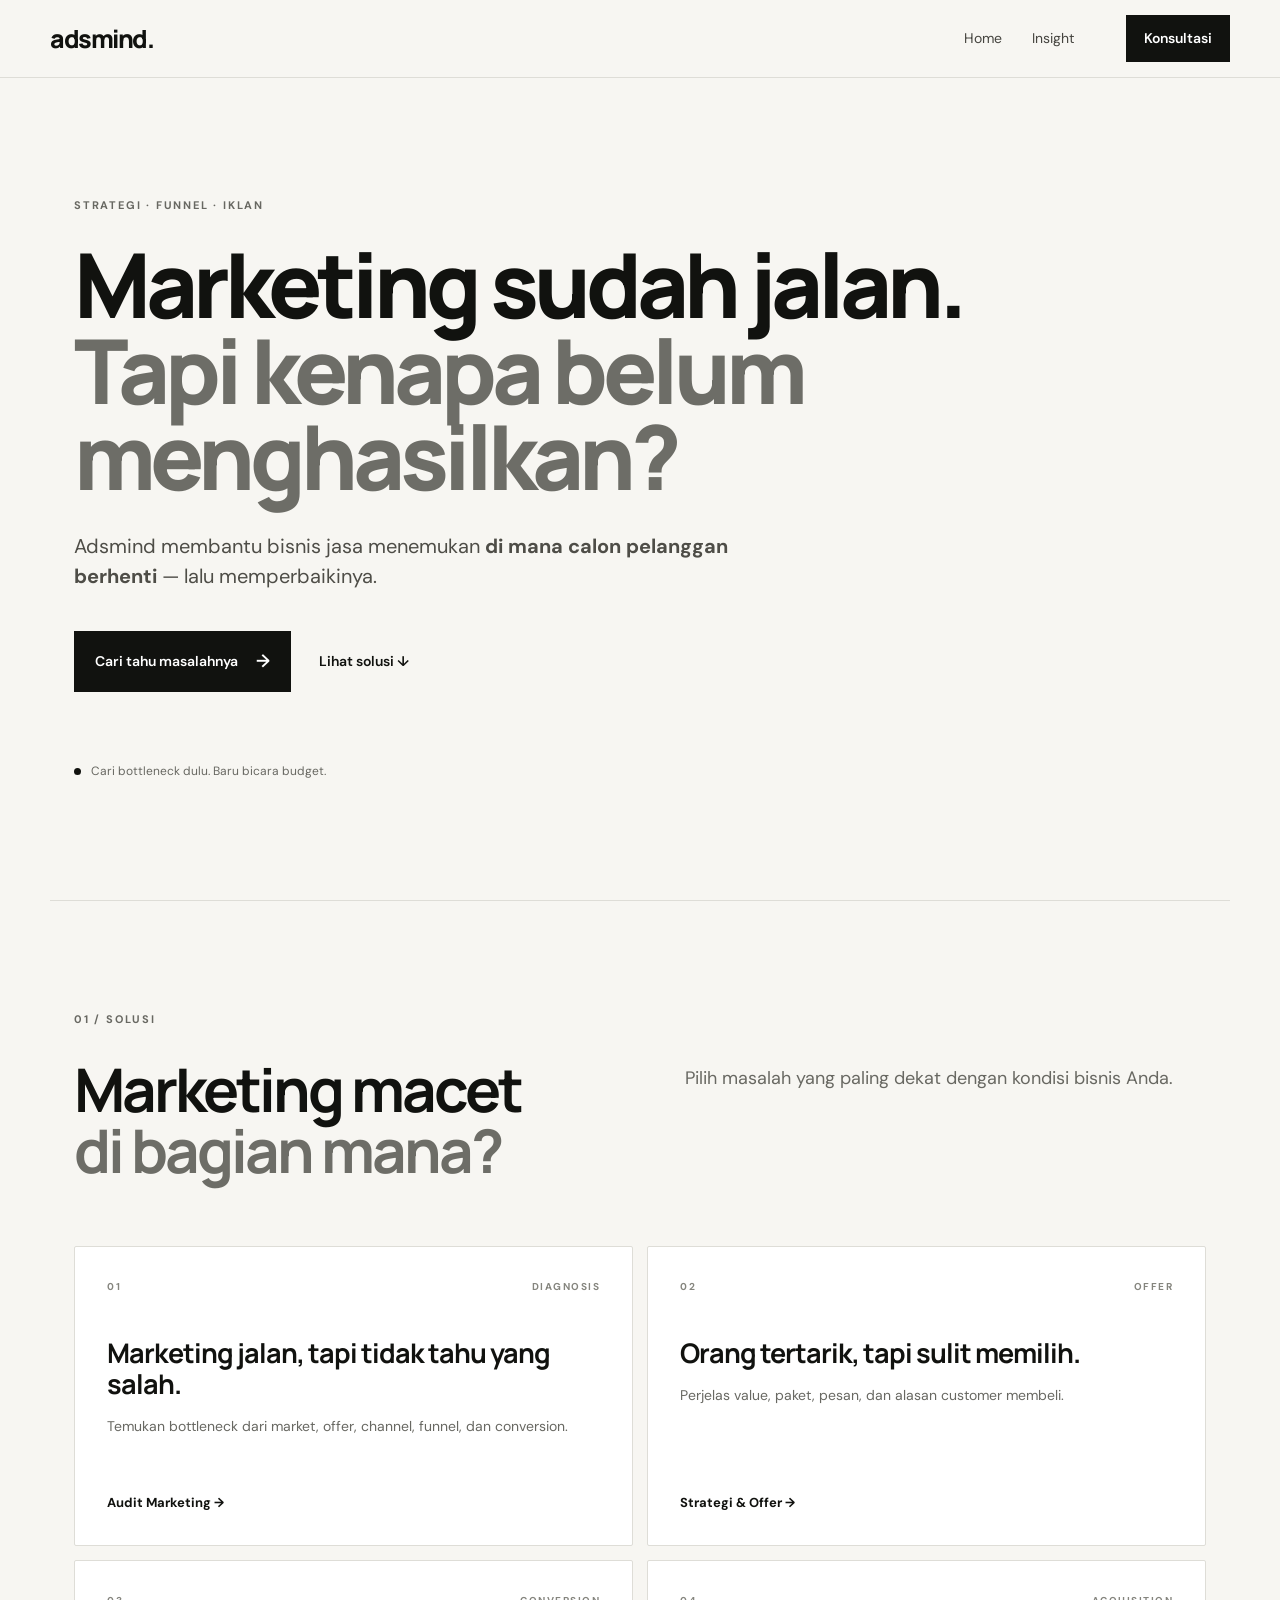
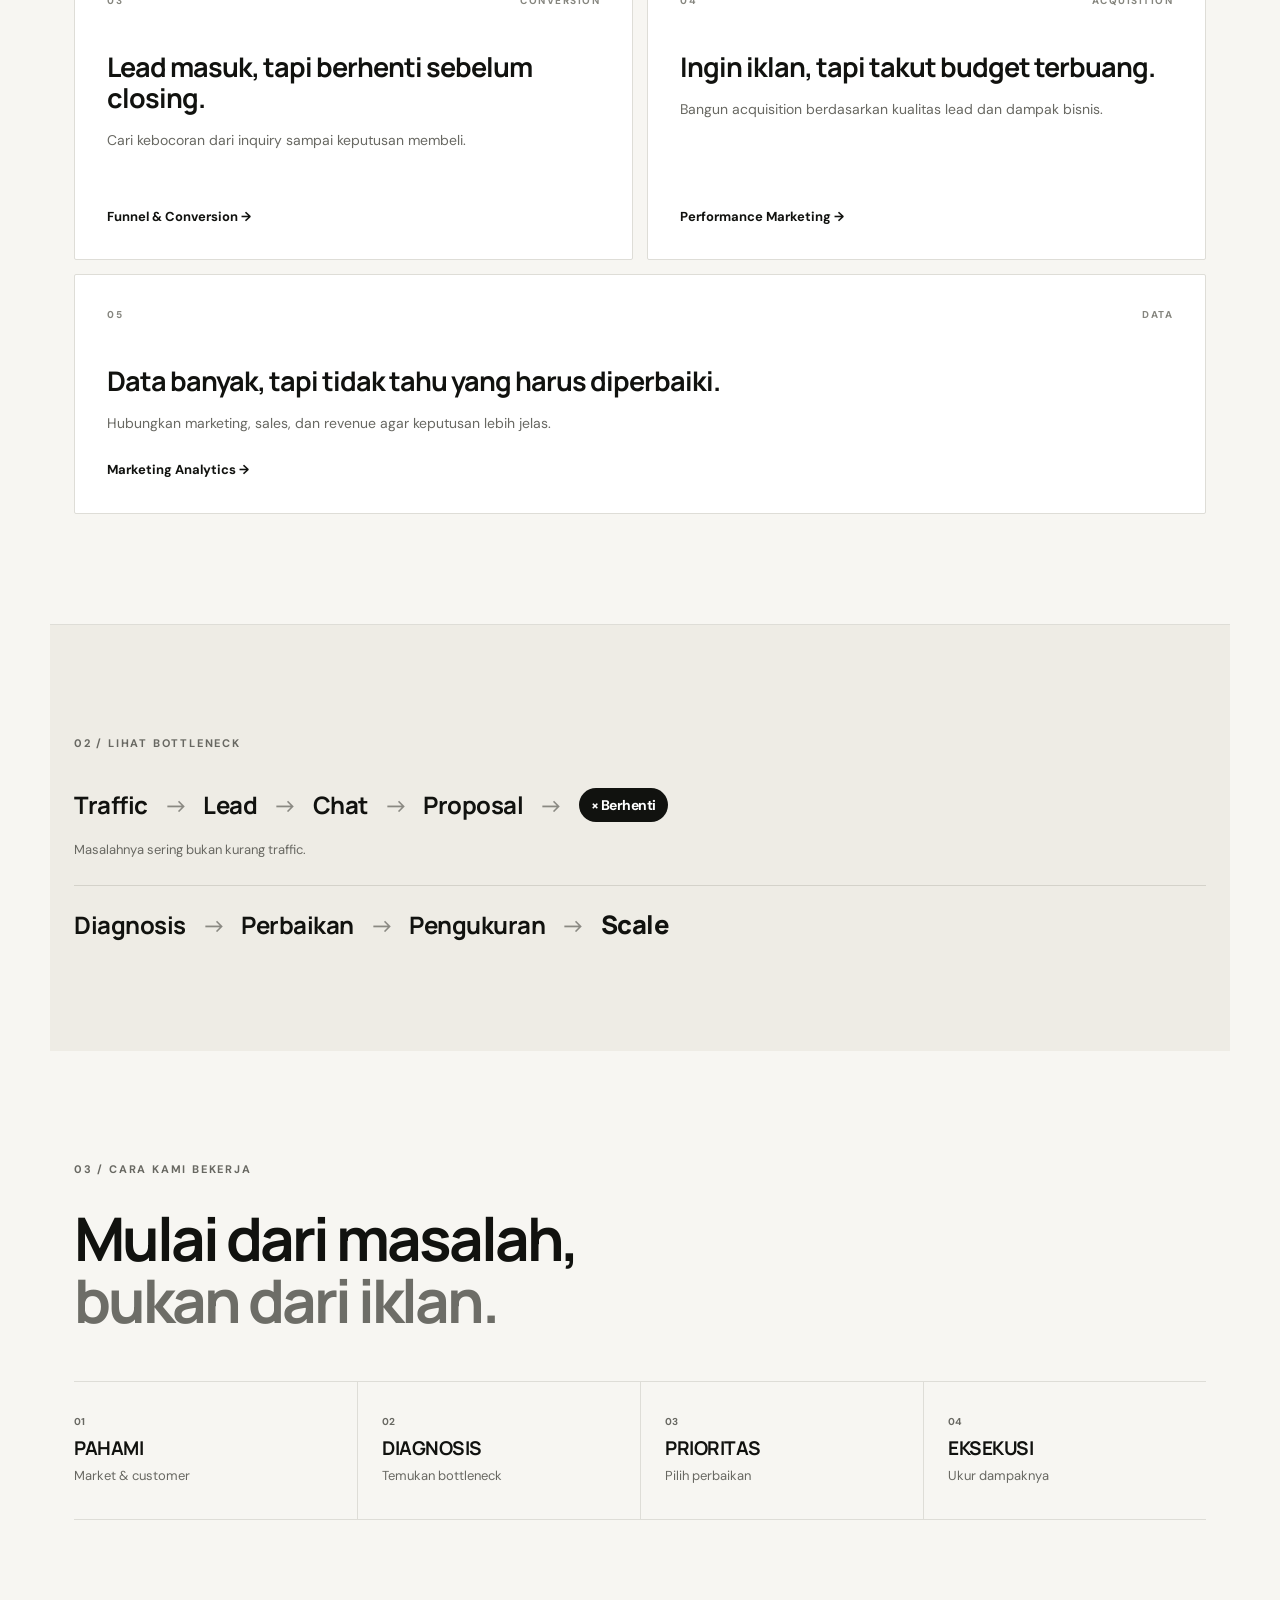
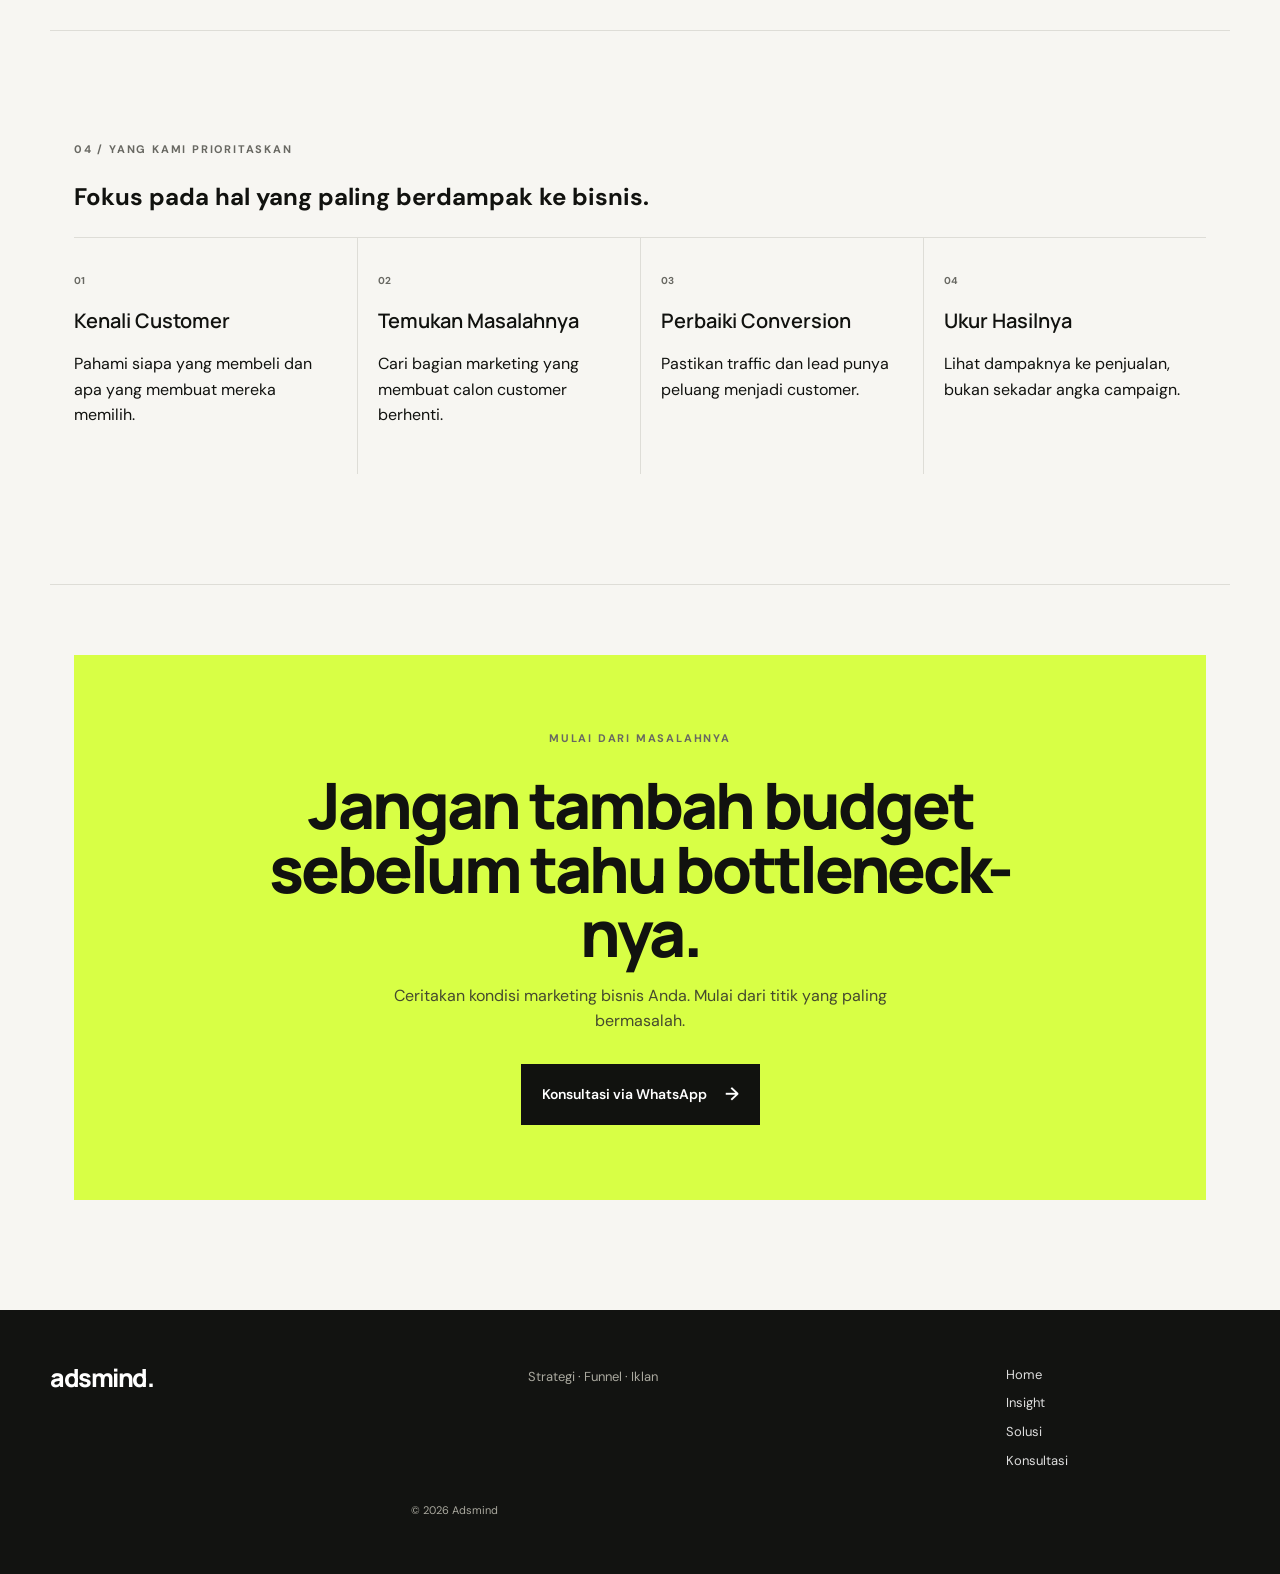
<file: index.html>
<!doctype html>
<html lang="id">
<head>
  <meta charset="utf-8">
  <meta name="viewport" content="width=device-width,initial-scale=1">
  <meta name="description" content="Adsmind membantu bisnis jasa menemukan bottleneck marketing dan memperbaikinya melalui strategi, funnel, dan iklan.">
  <title>Adsmind — Temukan Bottleneck Marketing</title>
  <link rel="stylesheet" href="styles.css">
</head>
<body>
  <header class="site-header">
    <a class="brand" href="./" aria-label="Adsmind home">adsmind<span>.</span></a>
    <button class="menu-toggle" aria-label="Buka menu" aria-expanded="false" aria-controls="main-nav">Menu</button>
    <nav id="main-nav" class="main-nav">
      <a href="./">Home</a>
      <a href="insight/">Insight</a>
    </nav>
    <a class="button button-small header-cta" href="https://wa.me/6288973900993?text=Halo%20Adsmind%2C%20saya%20ingin%20konsultasi%20mengenai%20marketing%20bisnis%20saya." target="_blank" rel="noopener">Konsultasi</a>
  </header>

  <main>
    <section class="hero section">
      <div class="eyebrow">STRATEGI · FUNNEL · IKLAN</div>
      <h1>Marketing sudah jalan.<br><em>Tapi kenapa belum menghasilkan?</em></h1>
      <p class="hero-copy">Adsmind membantu bisnis jasa menemukan <strong>di mana calon pelanggan berhenti</strong> — lalu memperbaikinya.</p>
      <div class="actions">
        <a class="button" href="https://wa.me/6288973900993?text=Halo%20Adsmind%2C%20saya%20ingin%20konsultasi%20mengenai%20marketing%20bisnis%20saya." target="_blank" rel="noopener">Cari tahu masalahnya <span>→</span></a>
        <a class="text-link" href="#layanan">Lihat solusi ↓</a>
      </div>
      <div class="hero-note"><span></span> Cari bottleneck dulu. Baru bicara budget.</div>
    </section>

    <section id="layanan" class="section service-section">
      <div class="section-label">01 / SOLUSI</div>
      <div class="service-heading">
        <h2>Marketing macet<br><em>di bagian mana?</em></h2>
        <p>Pilih masalah yang paling dekat dengan kondisi bisnis Anda.</p>
      </div>
      <div class="service-cards">
        <article><div class="card-top"><span>01</span><span>DIAGNOSIS</span></div><h3>Marketing jalan, tapi tidak tahu yang salah.</h3><p>Temukan bottleneck dari market, offer, channel, funnel, dan conversion.</p><strong>Audit Marketing →</strong></article>
        <article><div class="card-top"><span>02</span><span>OFFER</span></div><h3>Orang tertarik, tapi sulit memilih.</h3><p>Perjelas value, paket, pesan, dan alasan customer membeli.</p><strong>Strategi & Offer →</strong></article>
        <article><div class="card-top"><span>03</span><span>CONVERSION</span></div><h3>Lead masuk, tapi berhenti sebelum closing.</h3><p>Cari kebocoran dari inquiry sampai keputusan membeli.</p><strong>Funnel & Conversion →</strong></article>
        <article><div class="card-top"><span>04</span><span>ACQUISITION</span></div><h3>Ingin iklan, tapi takut budget terbuang.</h3><p>Bangun acquisition berdasarkan kualitas lead dan dampak bisnis.</p><strong>Performance Marketing →</strong></article>
        <article><div class="card-top"><span>05</span><span>DATA</span></div><h3>Data banyak, tapi tidak tahu yang harus diperbaiki.</h3><p>Hubungkan marketing, sales, dan revenue agar keputusan lebih jelas.</p><strong>Marketing Analytics →</strong></article>
      </div>
    </section>

    <section class="section diagnosis-section">
      <div class="section-label">02 / LIHAT BOTTLENECK</div>
      <div class="diagnosis-visual" aria-label="Alur bottleneck marketing">
        <div class="flow flow-before"><span>Traffic</span><i>→</i><span>Lead</span><i>→</i><span>Chat</span><i>→</i><span>Proposal</span><i>→</i><b>× Berhenti</b></div>
        <div class="flow-caption">Masalahnya sering bukan kurang traffic.</div>
        <div class="flow flow-after"><b>Diagnosis</b><i>→</i><span>Perbaikan</span><i>→</i><span>Pengukuran</span><i>→</i><strong>Scale</strong></div>
      </div>
    </section>

    <section class="section process-section">
      <div class="section-label">03 / CARA KAMI BEKERJA</div>
      <div class="process-heading"><h2>Mulai dari masalah,<br><em>bukan dari iklan.</em></h2></div>
      <div class="process-flow">
        <div><b>01</b><strong>PAHAMI</strong><span>Market & customer</span></div>
        <div><b>02</b><strong>DIAGNOSIS</strong><span>Temukan bottleneck</span></div>
        <div><b>03</b><strong>PRIORITAS</strong><span>Pilih perbaikan</span></div>
        <div><b>04</b><strong>EKSEKUSI</strong><span>Ukur dampaknya</span></div>
      </div>
    </section>

    <section class="section principle-section">
      <div class="section-label">04 / YANG KAMI PRIORITASKAN</div>
      <div class="principle-heading"><h2>Fokus pada hal yang paling berdampak ke bisnis.</h2></div>
      <div class="principles">
        <div><b>01</b><h3>Kenali Customer</h3><p>Pahami siapa yang membeli dan apa yang membuat mereka memilih.</p></div>
        <div><b>02</b><h3>Temukan Masalahnya</h3><p>Cari bagian marketing yang membuat calon customer berhenti.</p></div>
        <div><b>03</b><h3>Perbaiki Conversion</h3><p>Pastikan traffic dan lead punya peluang menjadi customer.</p></div>
        <div><b>04</b><h3>Ukur Hasilnya</h3><p>Lihat dampaknya ke penjualan, bukan sekadar angka campaign.</p></div>
      </div>
    </section>

    <section id="konsultasi" class="section cta-section">
      <div class="cta-card">
        <div class="section-label">MULAI DARI MASALAHNYA</div>
        <h2>Jangan tambah budget<br>sebelum tahu bottleneck-nya.</h2>
        <p>Ceritakan kondisi marketing bisnis Anda. Mulai dari titik yang paling bermasalah.</p>
        <a class="button" href="https://wa.me/6288973900993?text=Halo%20Adsmind%2C%20saya%20ingin%20konsultasi%20mengenai%20marketing%20bisnis%20saya." target="_blank" rel="noopener">Konsultasi via WhatsApp <span>→</span></a>
      </div>
    </section>
  </main>

  <footer><div class="footer-brand">adsmind<span>.</span></div><p>Strategi · Funnel · Iklan</p><div class="footer-links"><a href="./">Home</a><a href="insight/">Insight</a><a href="#layanan">Solusi</a><a href="#konsultasi">Konsultasi</a></div><small>© 2026 Adsmind</small></footer>

  <script>
    const toggle = document.querySelector('.menu-toggle');
    const nav = document.querySelector('.main-nav');
    toggle.addEventListener('click', () => { const open = nav.classList.toggle('open'); toggle.setAttribute('aria-expanded', String(open)); toggle.textContent = open ? 'Tutup' : 'Menu'; });
    nav.querySelectorAll('a').forEach((link) => link.addEventListener('click', () => { nav.classList.remove('open'); toggle.setAttribute('aria-expanded', 'false'); toggle.textContent = 'Menu'; }));
  </script>
</body>
</html>
</file>
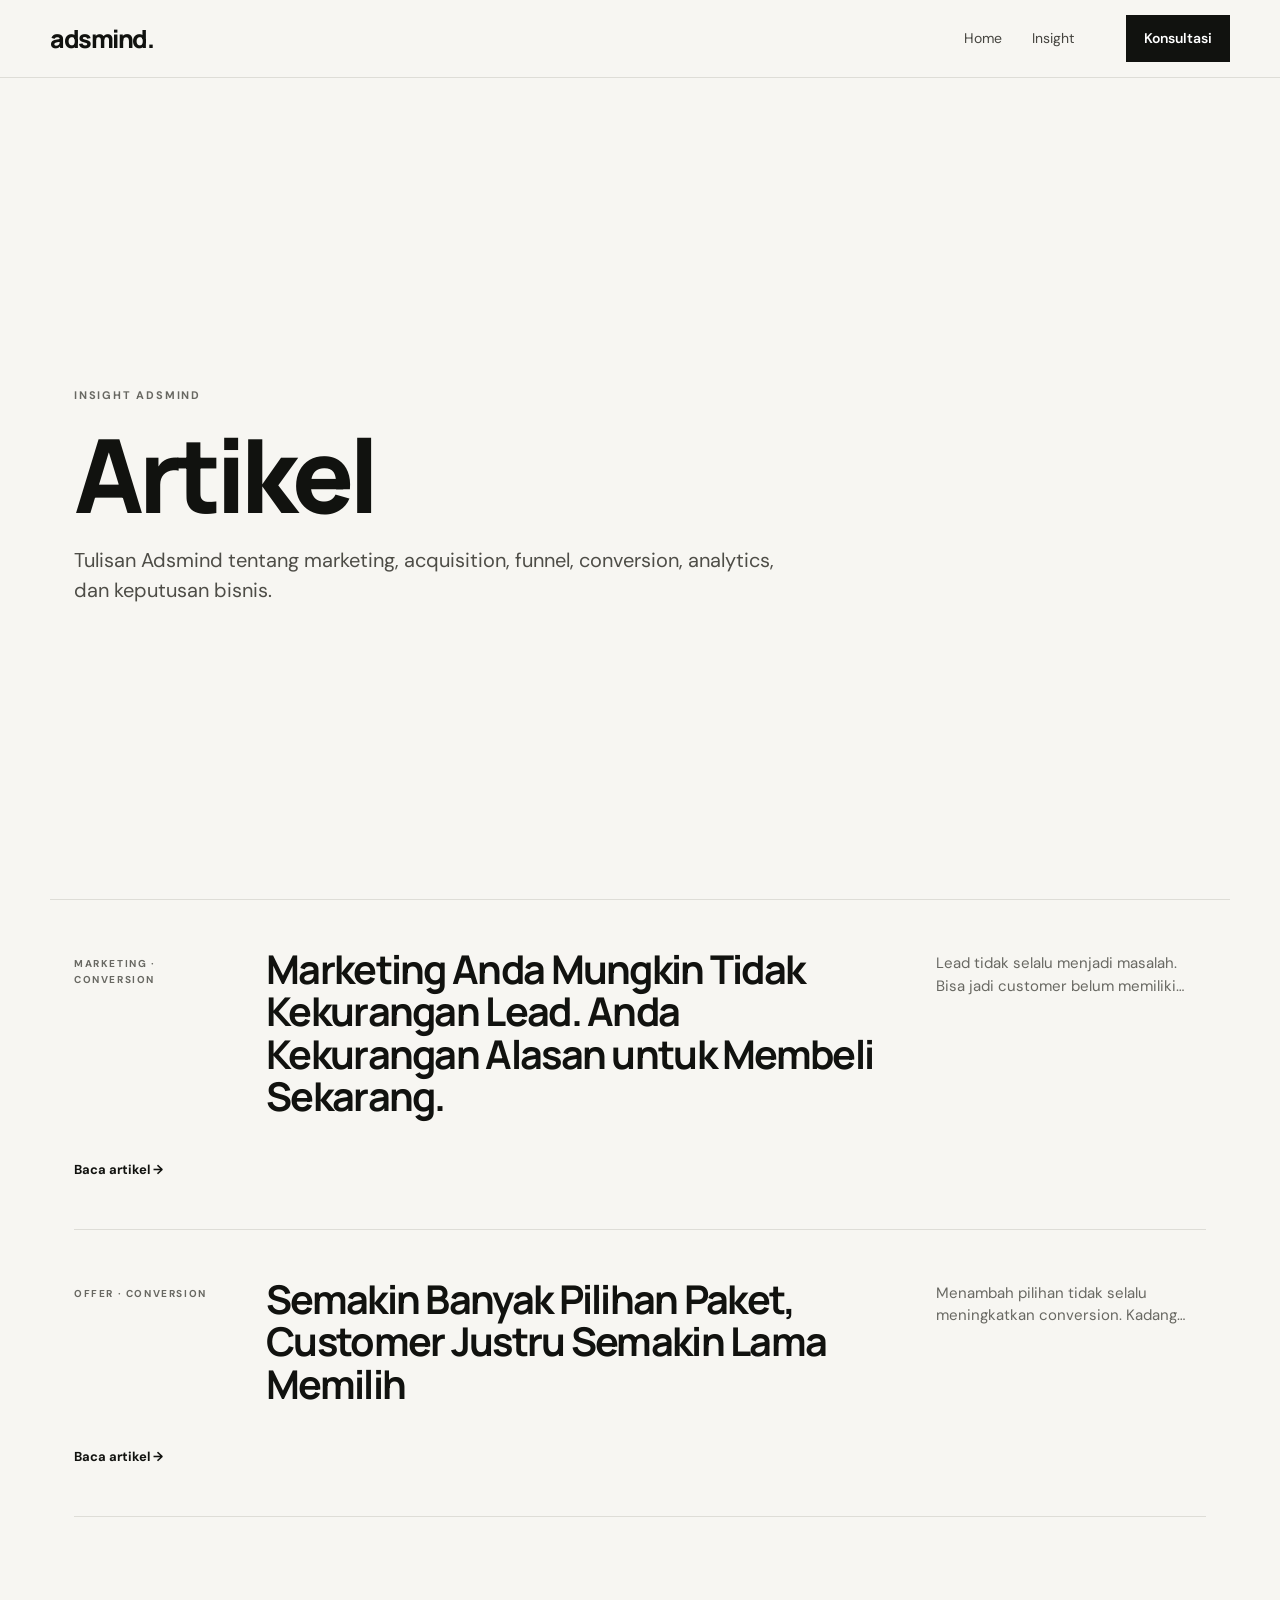
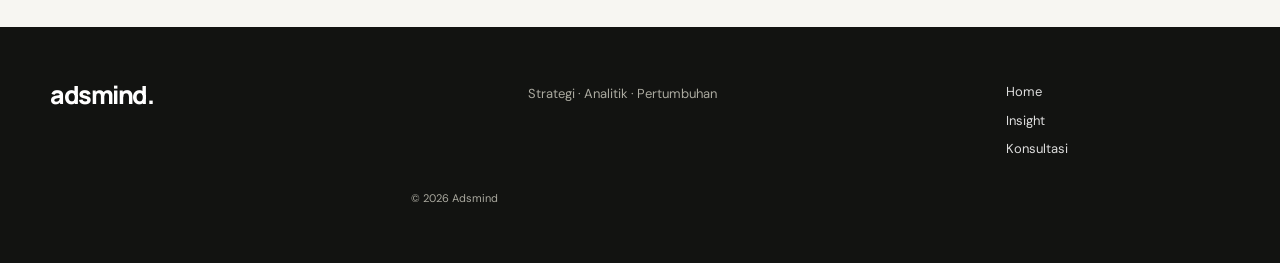
<file: insight/index.html>
<!doctype html>
<html lang="id">
<head>
<meta charset="utf-8"><meta name="viewport" content="width=device-width,initial-scale=1">
<meta name="description" content="Artikel Adsmind tentang marketing, acquisition, funnel, conversion, analytics, dan pertumbuhan bisnis.">
<title>Insight — Adsmind</title><link rel="stylesheet" href="../styles.css">
</head>
<body>
<header class="site-header"><a class="brand" href="../">adsmind<span>.</span></a><nav aria-label="Navigasi utama"><a href="../">Home</a><a class="active" href="./">Insight</a></nav><a class="button button-small" href="https://wa.me/6288973900993?text=Halo%20Adsmind%2C%20saya%20ingin%20konsultasi%20mengenai%20marketing%20bisnis%20saya." target="_blank" rel="noopener">Konsultasi</a></header>
<main><section class="hero section content-hero"><div class="eyebrow">INSIGHT ADSMIND</div><h1>Artikel</h1><p class="hero-copy">Tulisan Adsmind tentang marketing, acquisition, funnel, conversion, analytics, dan keputusan bisnis.</p></section>
<section class="section article-list">
<article><span>MARKETING · CONVERSION</span><h2><a href="artikel/marketing-tidak-kekurangan-lead.html">Marketing Anda Mungkin Tidak Kekurangan Lead. Anda Kekurangan Alasan untuk Membeli Sekarang.</a></h2><p>Lead tidak selalu menjadi masalah. Bisa jadi customer belum memiliki alasan yang cukup kuat untuk mengambil keputusan sekarang.</p><a href="artikel/marketing-tidak-kekurangan-lead.html">Baca artikel →</a></article>
<article><span>OFFER · CONVERSION</span><h2><a href="artikel/semakin-banyak-pilihan-paket.html">Semakin Banyak Pilihan Paket, Customer Justru Semakin Lama Memilih</a></h2><p>Menambah pilihan tidak selalu meningkatkan conversion. Kadang customer justru membutuhkan rekomendasi yang membantu mereka mengambil keputusan.</p><a href="artikel/semakin-banyak-pilihan-paket.html">Baca artikel →</a></article>
</section></main>
<footer><div class="footer-brand">adsmind<span>.</span></div><p>Strategi · Analitik · Pertumbuhan</p><div class="footer-links"><a href="../">Home</a><a href="./">Insight</a><a href="../#konsultasi">Konsultasi</a></div><small>© 2026 Adsmind</small></footer>
</body></html>
</file>
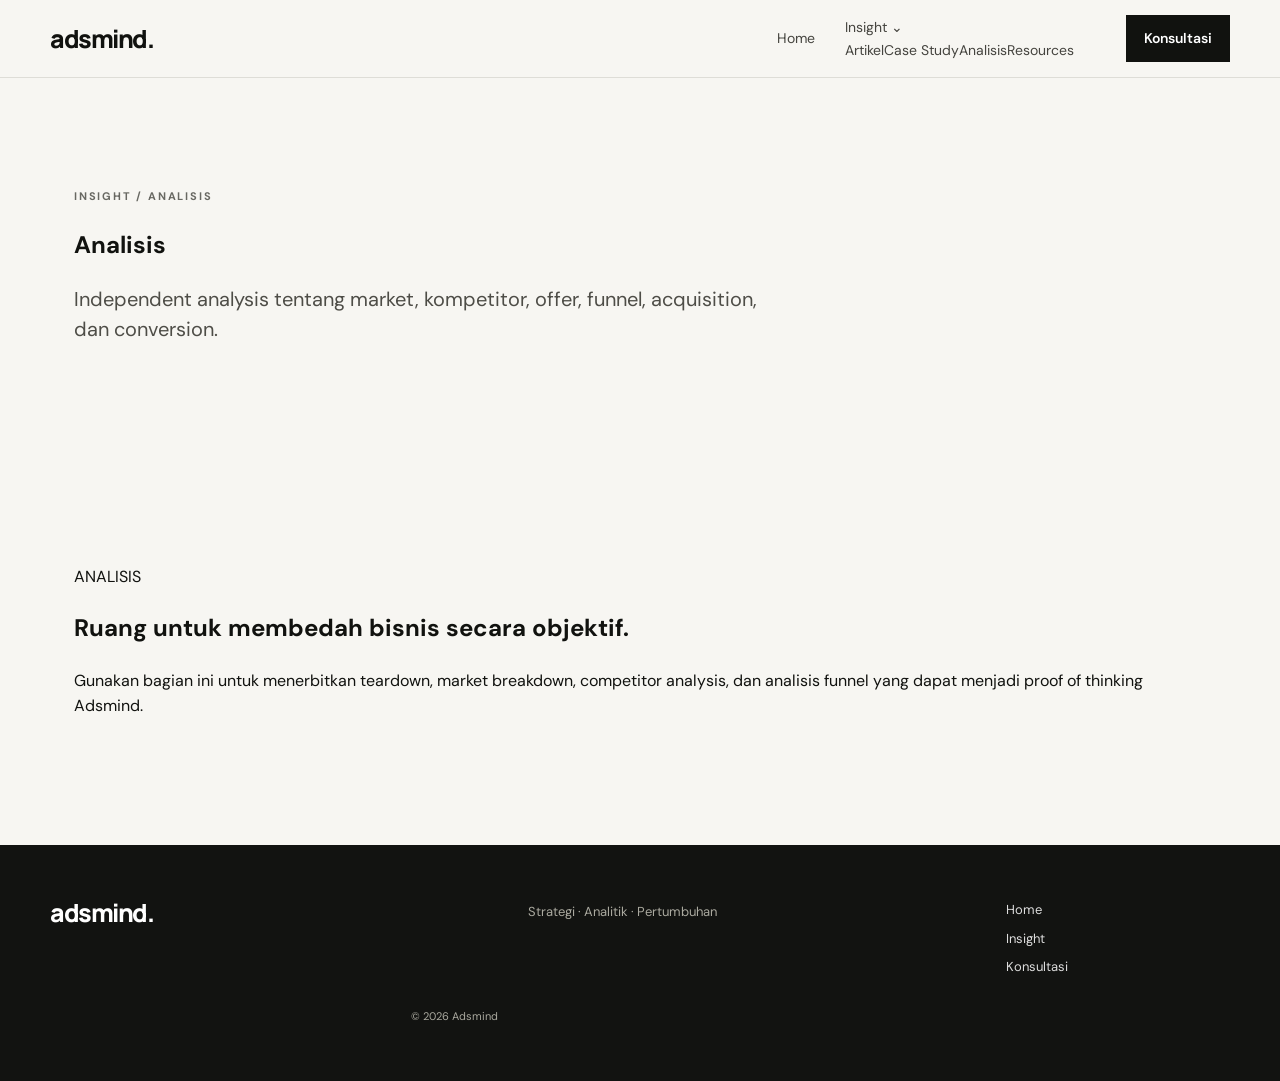
<file: insight/analisis/index.html>
<!doctype html><html lang="id"><head><meta charset="utf-8"><meta name="viewport" content="width=device-width,initial-scale=1"><title>Analisis — Adsmind</title><link rel="stylesheet" href="../../styles.css"></head><body><header class="site-header"><a class="brand" href="../../">adsmind<span>.</span></a><nav><a href="../../">Home</a><div class="nav-dropdown"><a class="active" href="../">Insight <span class="chevron">⌄</span></a><div class="dropdown-menu"><a href="../artikel/">Artikel</a><a href="../case-study/">Case Study</a><a href="./">Analisis</a><a href="../resources/">Resources</a></div></div></nav><a class="button button-small" href="../../#konsultasi">Konsultasi</a></header><main><section class="content-page-header section"><div class="eyebrow">INSIGHT / ANALISIS</div><h1>Analisis</h1><p class="hero-copy">Independent analysis tentang market, kompetitor, offer, funnel, acquisition, dan conversion.</p></section><section class="section empty-state"><div><span>ANALISIS</span><h2>Ruang untuk membedah bisnis secara objektif.</h2><p>Gunakan bagian ini untuk menerbitkan teardown, market breakdown, competitor analysis, dan analisis funnel yang dapat menjadi proof of thinking Adsmind.</p></div></section></main><footer><div class="footer-brand">adsmind<span>.</span></div><p>Strategi · Analitik · Pertumbuhan</p><div class="footer-links"><a href="../../">Home</a><a href="../">Insight</a><a href="../../#konsultasi">Konsultasi</a></div><small>© 2026 Adsmind</small></footer></body></html>
</file>
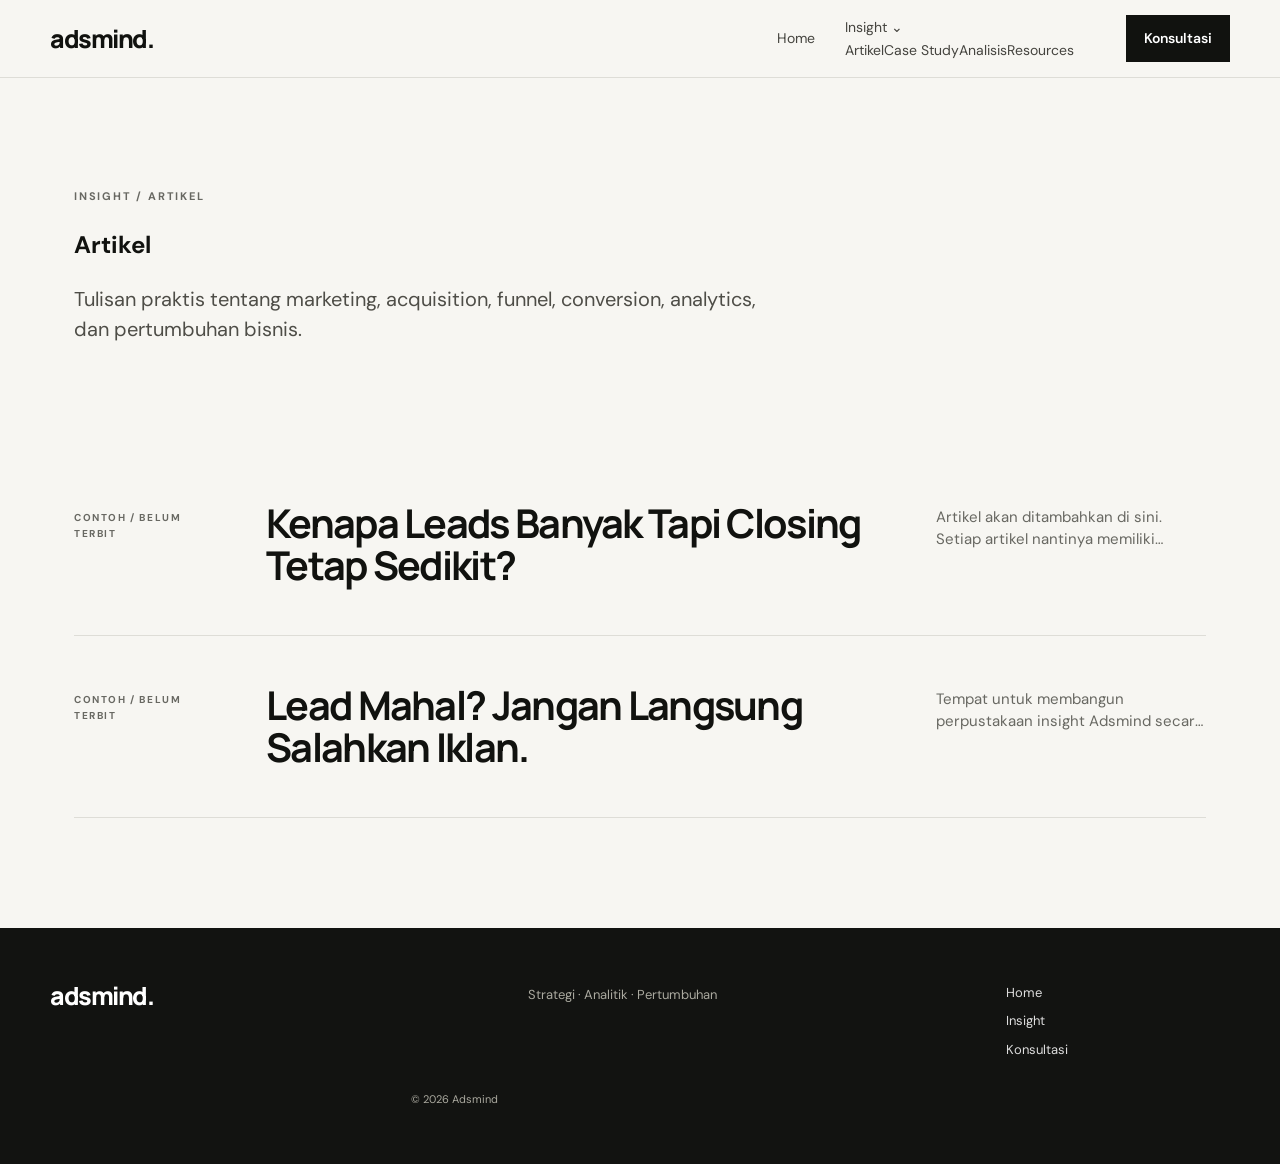
<file: insight/artikel/index.html>
<!doctype html><html lang="id"><head><meta charset="utf-8"><meta name="viewport" content="width=device-width,initial-scale=1"><title>Artikel — Adsmind</title><link rel="stylesheet" href="../../styles.css"></head><body><header class="site-header"><a class="brand" href="../../">adsmind<span>.</span></a><nav><a href="../../">Home</a><div class="nav-dropdown"><a class="active" href="../">Insight <span class="chevron">⌄</span></a><div class="dropdown-menu"><a href="./">Artikel</a><a href="../case-study/">Case Study</a><a href="../analisis/">Analisis</a><a href="../resources/">Resources</a></div></div></nav><a class="button button-small" href="../../#konsultasi">Konsultasi</a></header><main><section class="content-page-header section"><div class="eyebrow">INSIGHT / ARTIKEL</div><h1>Artikel</h1><p class="hero-copy">Tulisan praktis tentang marketing, acquisition, funnel, conversion, analytics, dan pertumbuhan bisnis.</p></section><section class="section article-list"><article><span>CONTOH / BELUM TERBIT</span><h2>Kenapa Leads Banyak Tapi Closing Tetap Sedikit?</h2><p>Artikel akan ditambahkan di sini. Setiap artikel nantinya memiliki halaman sendiri agar mudah dibagikan, ditemukan melalui pencarian, dan dioptimalkan untuk SEO.</p></article><article><span>CONTOH / BELUM TERBIT</span><h2>Lead Mahal? Jangan Langsung Salahkan Iklan.</h2><p>Tempat untuk membangun perpustakaan insight Adsmind secara bertahap.</p></article></section></main><footer><div class="footer-brand">adsmind<span>.</span></div><p>Strategi · Analitik · Pertumbuhan</p><div class="footer-links"><a href="../../">Home</a><a href="../">Insight</a><a href="../../#konsultasi">Konsultasi</a></div><small>© 2026 Adsmind</small></footer></body></html>
</file>
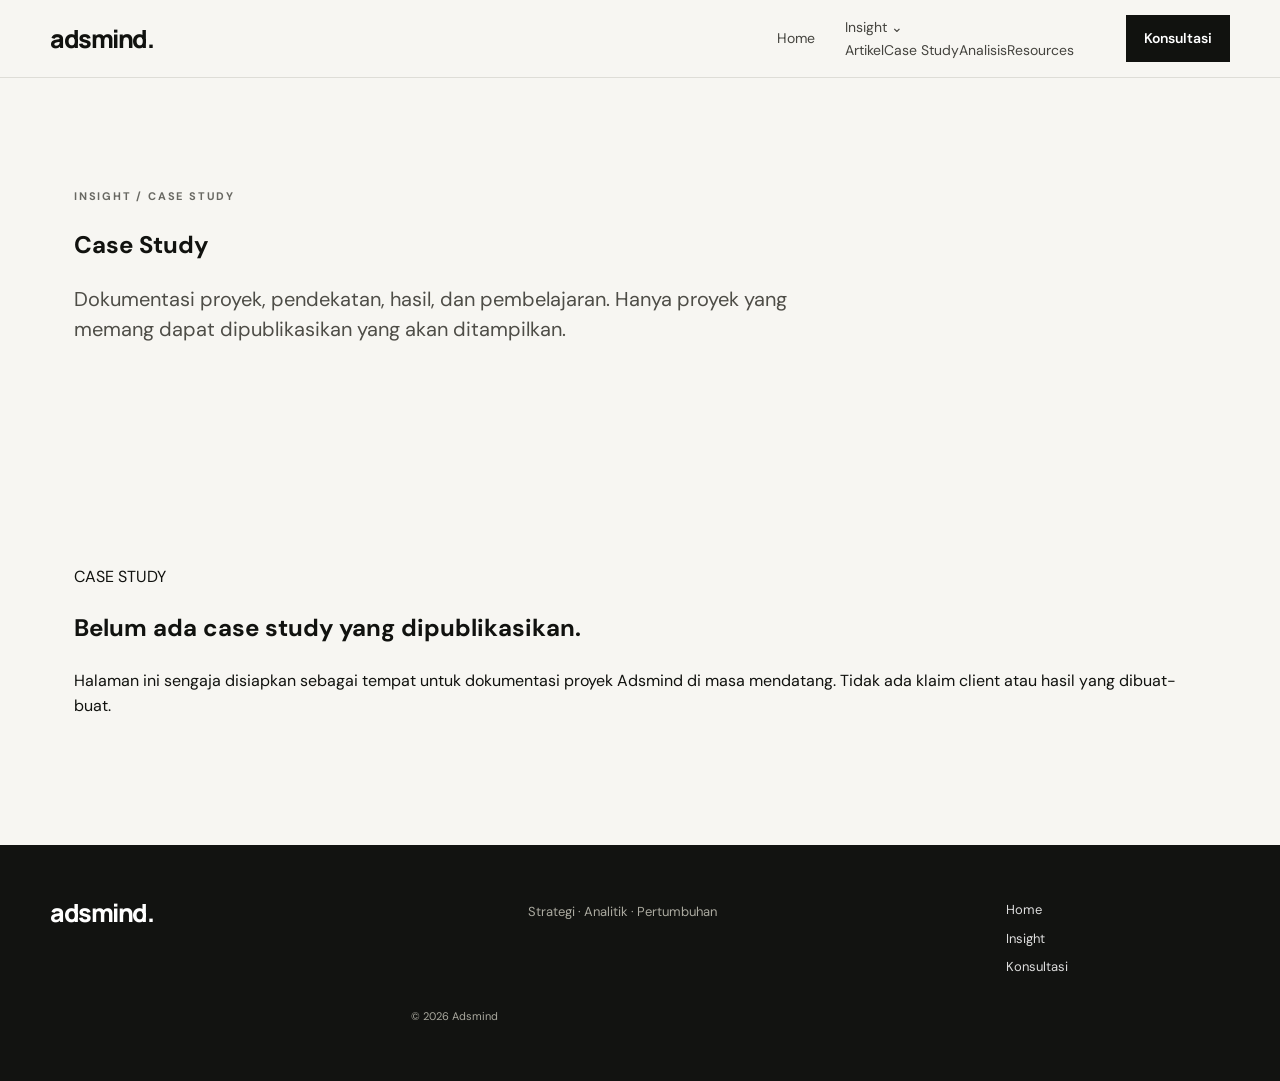
<file: insight/case-study/index.html>
<!doctype html><html lang="id"><head><meta charset="utf-8"><meta name="viewport" content="width=device-width,initial-scale=1"><title>Case Study — Adsmind</title><link rel="stylesheet" href="../../styles.css"></head><body><header class="site-header"><a class="brand" href="../../">adsmind<span>.</span></a><nav><a href="../../">Home</a><div class="nav-dropdown"><a class="active" href="../">Insight <span class="chevron">⌄</span></a><div class="dropdown-menu"><a href="../artikel/">Artikel</a><a href="./">Case Study</a><a href="../analisis/">Analisis</a><a href="../resources/">Resources</a></div></div></nav><a class="button button-small" href="../../#konsultasi">Konsultasi</a></header><main><section class="content-page-header section"><div class="eyebrow">INSIGHT / CASE STUDY</div><h1>Case Study</h1><p class="hero-copy">Dokumentasi proyek, pendekatan, hasil, dan pembelajaran. Hanya proyek yang memang dapat dipublikasikan yang akan ditampilkan.</p></section><section class="section empty-state"><div><span>CASE STUDY</span><h2>Belum ada case study yang dipublikasikan.</h2><p>Halaman ini sengaja disiapkan sebagai tempat untuk dokumentasi proyek Adsmind di masa mendatang. Tidak ada klaim client atau hasil yang dibuat-buat.</p></div></section></main><footer><div class="footer-brand">adsmind<span>.</span></div><p>Strategi · Analitik · Pertumbuhan</p><div class="footer-links"><a href="../../">Home</a><a href="../">Insight</a><a href="../../#konsultasi">Konsultasi</a></div><small>© 2026 Adsmind</small></footer></body></html>
</file>
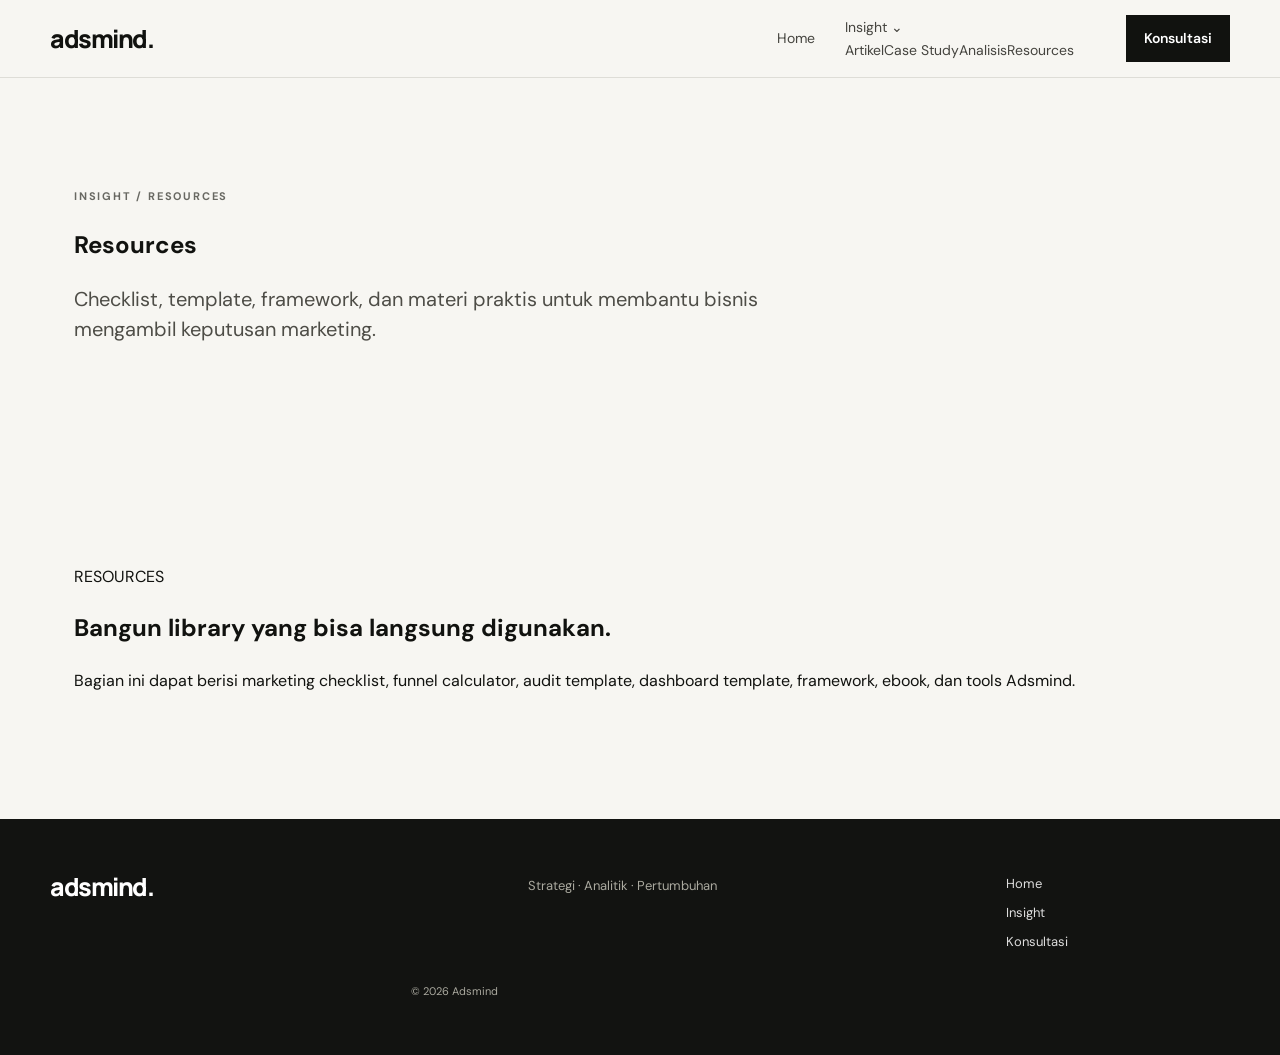
<file: insight/resources/index.html>
<!doctype html><html lang="id"><head><meta charset="utf-8"><meta name="viewport" content="width=device-width,initial-scale=1"><title>Resources — Adsmind</title><link rel="stylesheet" href="../../styles.css"></head><body><header class="site-header"><a class="brand" href="../../">adsmind<span>.</span></a><nav><a href="../../">Home</a><div class="nav-dropdown"><a class="active" href="../">Insight <span class="chevron">⌄</span></a><div class="dropdown-menu"><a href="../artikel/">Artikel</a><a href="../case-study/">Case Study</a><a href="../analisis/">Analisis</a><a href="./">Resources</a></div></div></nav><a class="button button-small" href="../../#konsultasi">Konsultasi</a></header><main><section class="content-page-header section"><div class="eyebrow">INSIGHT / RESOURCES</div><h1>Resources</h1><p class="hero-copy">Checklist, template, framework, dan materi praktis untuk membantu bisnis mengambil keputusan marketing.</p></section><section class="section empty-state"><div><span>RESOURCES</span><h2>Bangun library yang bisa langsung digunakan.</h2><p>Bagian ini dapat berisi marketing checklist, funnel calculator, audit template, dashboard template, framework, ebook, dan tools Adsmind.</p></div></section></main><footer><div class="footer-brand">adsmind<span>.</span></div><p>Strategi · Analitik · Pertumbuhan</p><div class="footer-links"><a href="../../">Home</a><a href="../">Insight</a><a href="../../#konsultasi">Konsultasi</a></div><small>© 2026 Adsmind</small></footer></body></html>
</file>
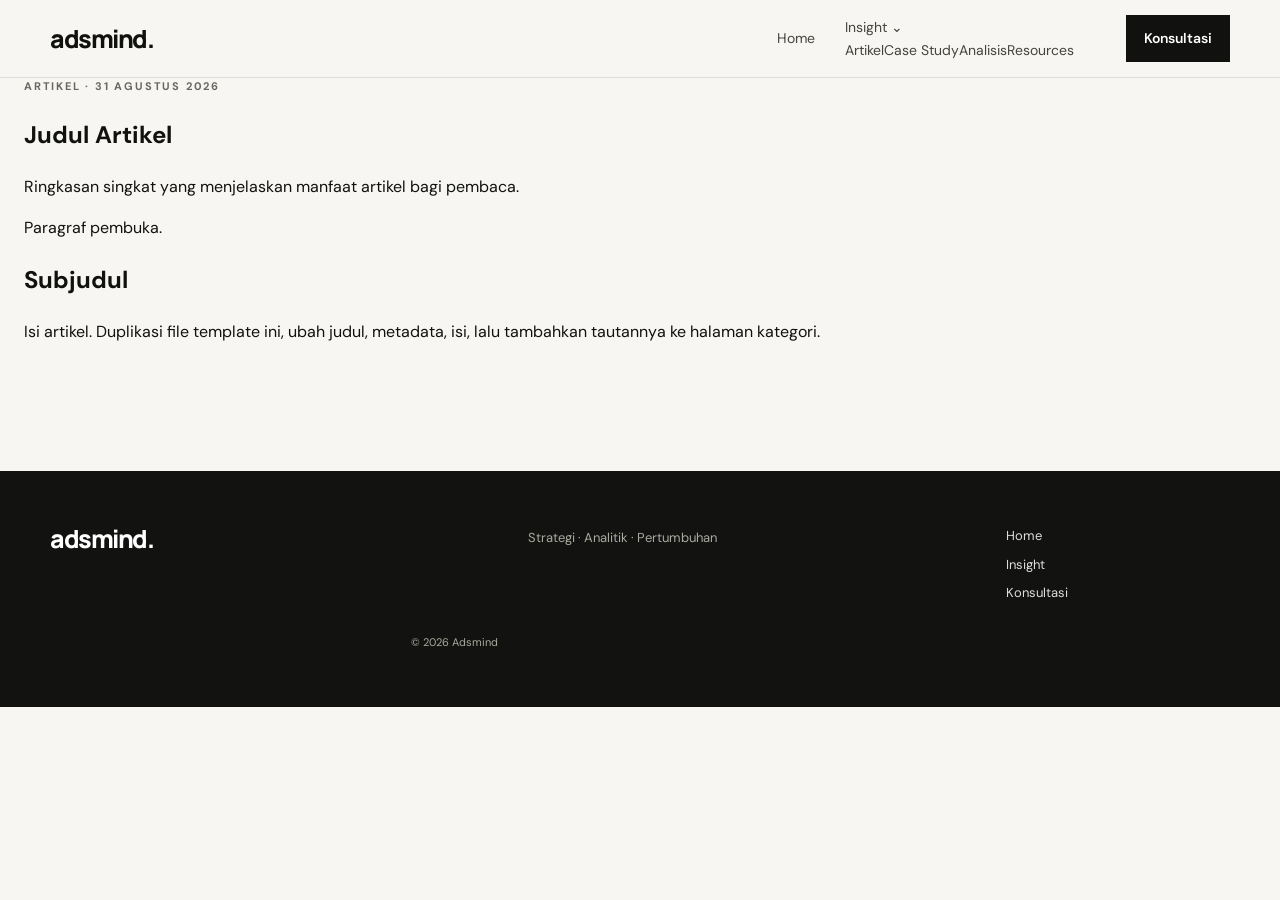
<file: insight/_template-artikel.html>
<!doctype html><html lang="id"><head><meta charset="utf-8"><meta name="viewport" content="width=device-width,initial-scale=1"><meta name="description" content="Deskripsi artikel Adsmind."><title>Judul Artikel — Adsmind</title><link rel="stylesheet" href="../styles.css"></head><body><header class="site-header"><a class="brand" href="../">adsmind<span>.</span></a><nav><a href="../">Home</a><div class="nav-dropdown"><a class="active" href="./">Insight <span class="chevron">⌄</span></a><div class="dropdown-menu"><a href="artikel/">Artikel</a><a href="case-study/">Case Study</a><a href="analisis/">Analisis</a><a href="resources/">Resources</a></div></div></nav><a class="button button-small" href="../#konsultasi">Konsultasi</a></header><main><article class="article-page section"><div class="eyebrow">ARTIKEL · 31 AGUSTUS 2026</div><h1>Judul Artikel</h1><p class="article-lead">Ringkasan singkat yang menjelaskan manfaat artikel bagi pembaca.</p><div class="article-body"><p>Paragraf pembuka.</p><h2>Subjudul</h2><p>Isi artikel. Duplikasi file template ini, ubah judul, metadata, isi, lalu tambahkan tautannya ke halaman kategori.</p></div></article></main><footer><div class="footer-brand">adsmind<span>.</span></div><p>Strategi · Analitik · Pertumbuhan</p><div class="footer-links"><a href="../">Home</a><a href="./">Insight</a><a href="../#konsultasi">Konsultasi</a></div><small>© 2026 Adsmind</small></footer></body></html>
</file>
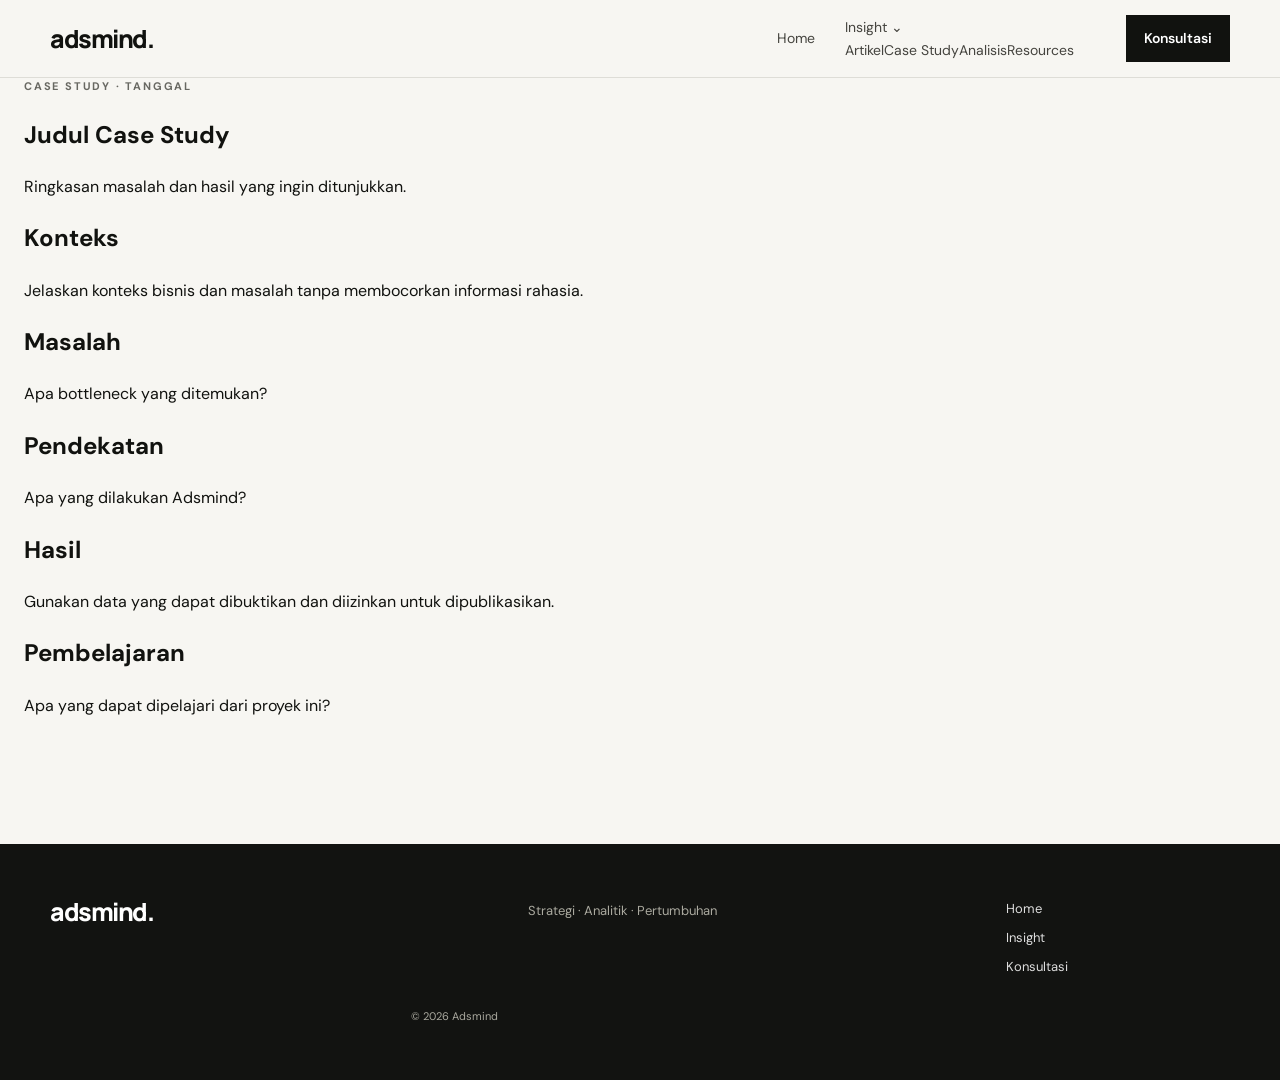
<file: insight/_template-case-study.html>
<!doctype html><html lang="id"><head><meta charset="utf-8"><meta name="viewport" content="width=device-width,initial-scale=1"><meta name="description" content="Case study Adsmind."><title>Judul Case Study — Adsmind</title><link rel="stylesheet" href="../styles.css"></head><body><header class="site-header"><a class="brand" href="../">adsmind<span>.</span></a><nav><a href="../">Home</a><div class="nav-dropdown"><a class="active" href="./">Insight <span class="chevron">⌄</span></a><div class="dropdown-menu"><a href="artikel/">Artikel</a><a href="case-study/">Case Study</a><a href="analisis/">Analisis</a><a href="resources/">Resources</a></div></div></nav><a class="button button-small" href="../#konsultasi">Konsultasi</a></header><main><article class="article-page section"><div class="eyebrow">CASE STUDY · TANGGAL</div><h1>Judul Case Study</h1><p class="article-lead">Ringkasan masalah dan hasil yang ingin ditunjukkan.</p><div class="article-body"><h2>Konteks</h2><p>Jelaskan konteks bisnis dan masalah tanpa membocorkan informasi rahasia.</p><h2>Masalah</h2><p>Apa bottleneck yang ditemukan?</p><h2>Pendekatan</h2><p>Apa yang dilakukan Adsmind?</p><h2>Hasil</h2><p>Gunakan data yang dapat dibuktikan dan diizinkan untuk dipublikasikan.</p><h2>Pembelajaran</h2><p>Apa yang dapat dipelajari dari proyek ini?</p></div></article></main><footer><div class="footer-brand">adsmind<span>.</span></div><p>Strategi · Analitik · Pertumbuhan</p><div class="footer-links"><a href="../">Home</a><a href="./">Insight</a><a href="../#konsultasi">Konsultasi</a></div><small>© 2026 Adsmind</small></footer></body></html>
</file>
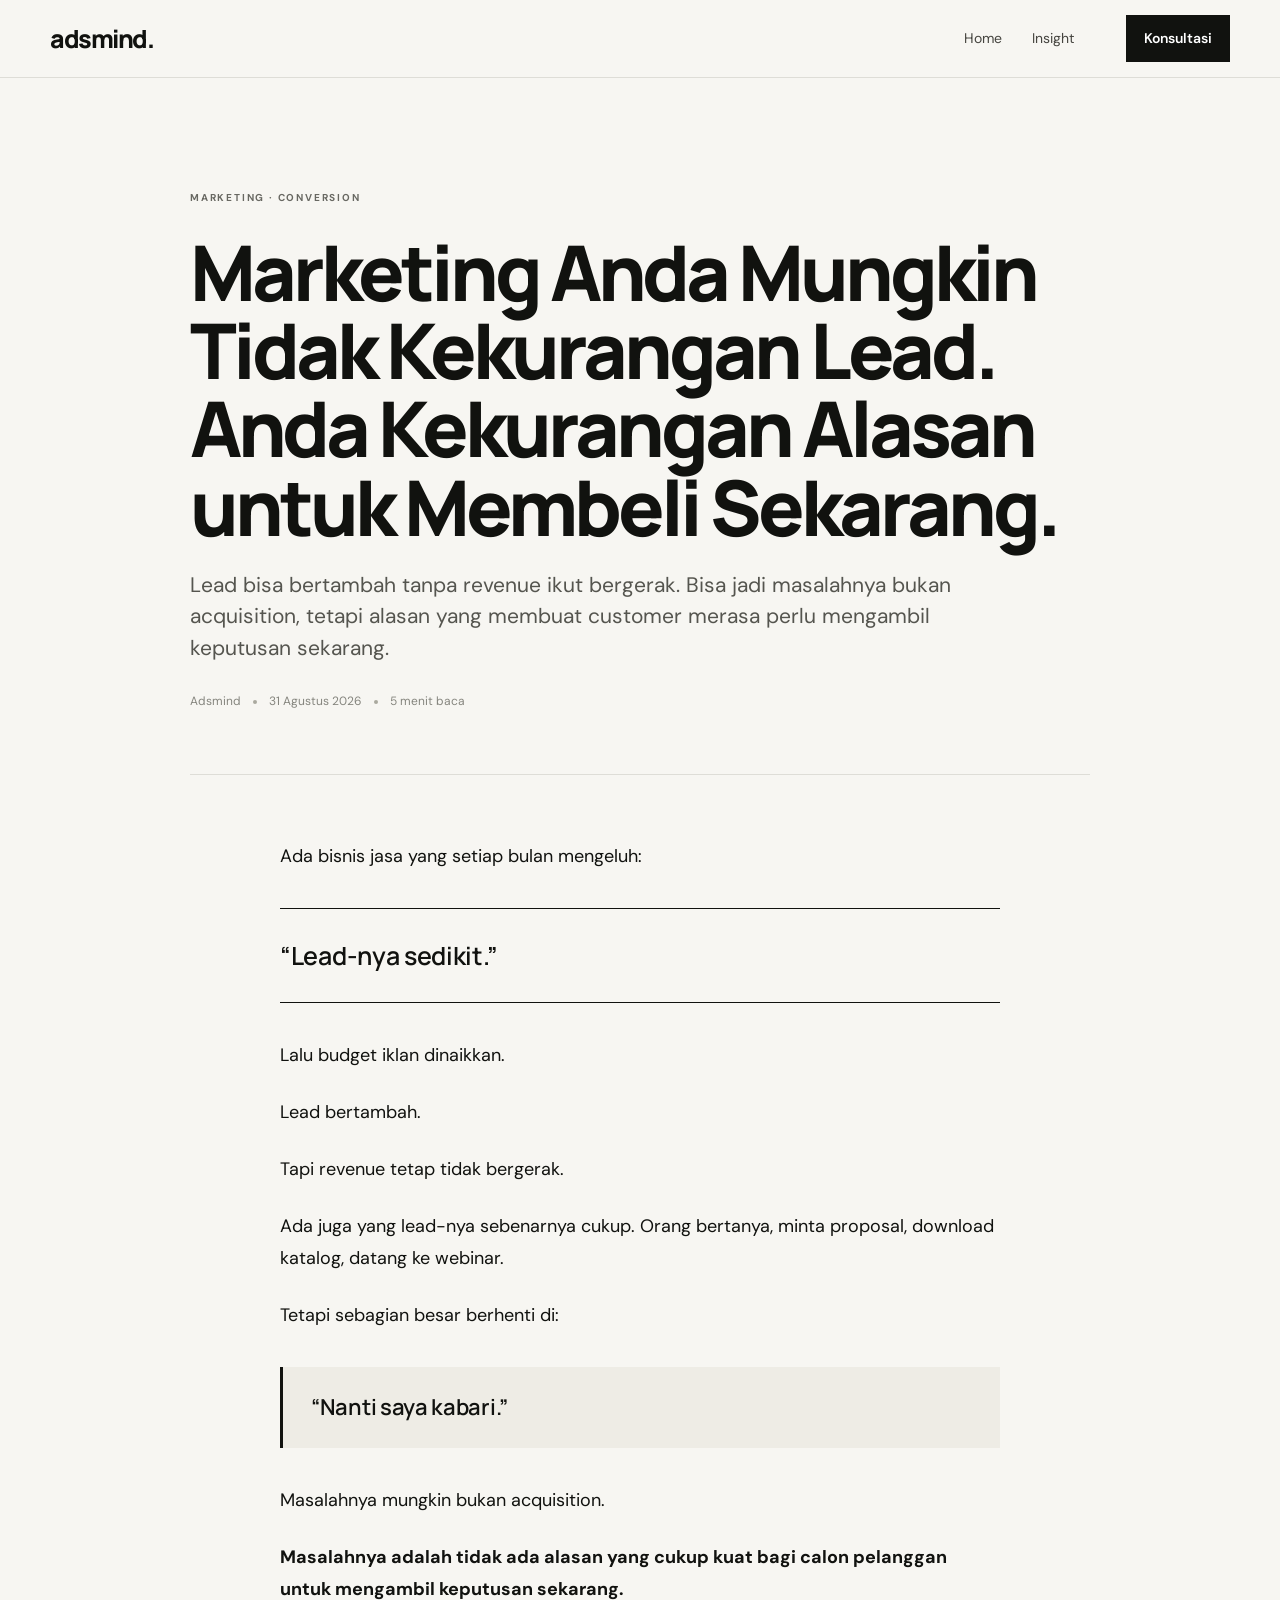
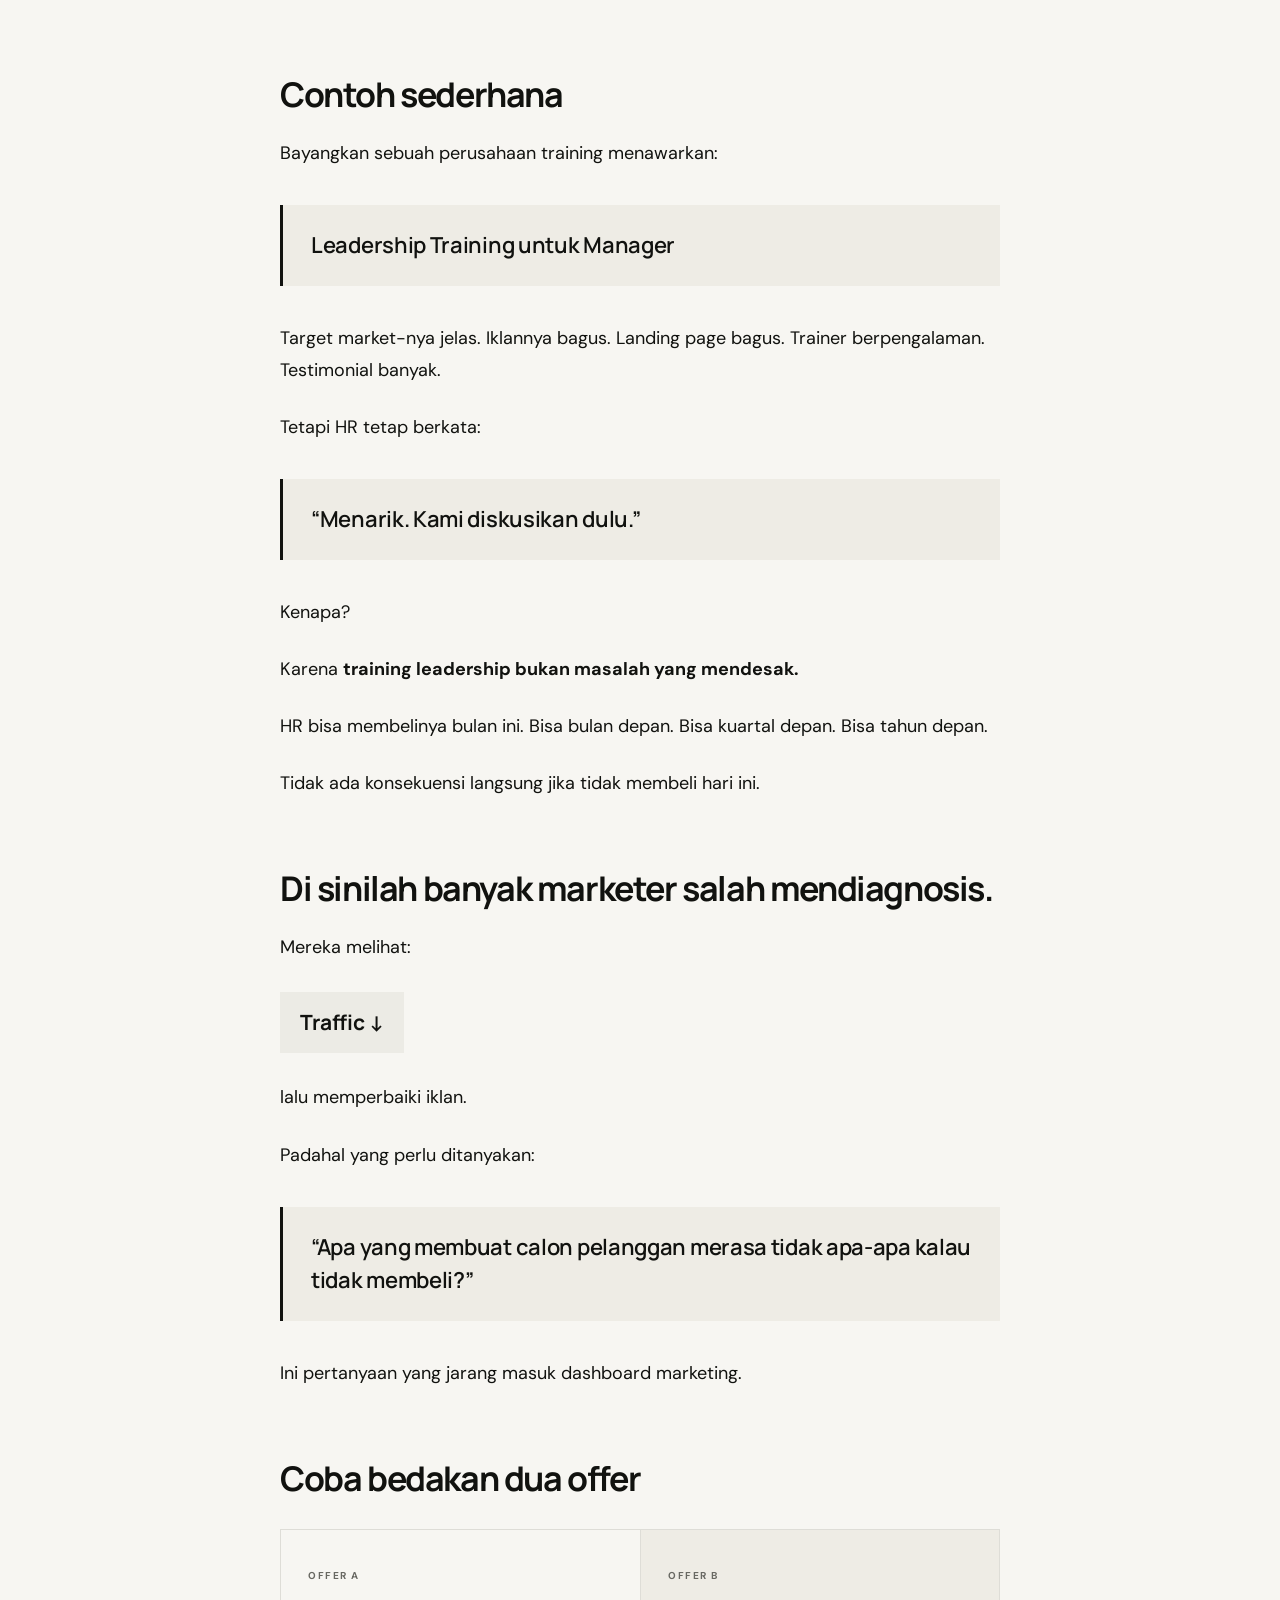
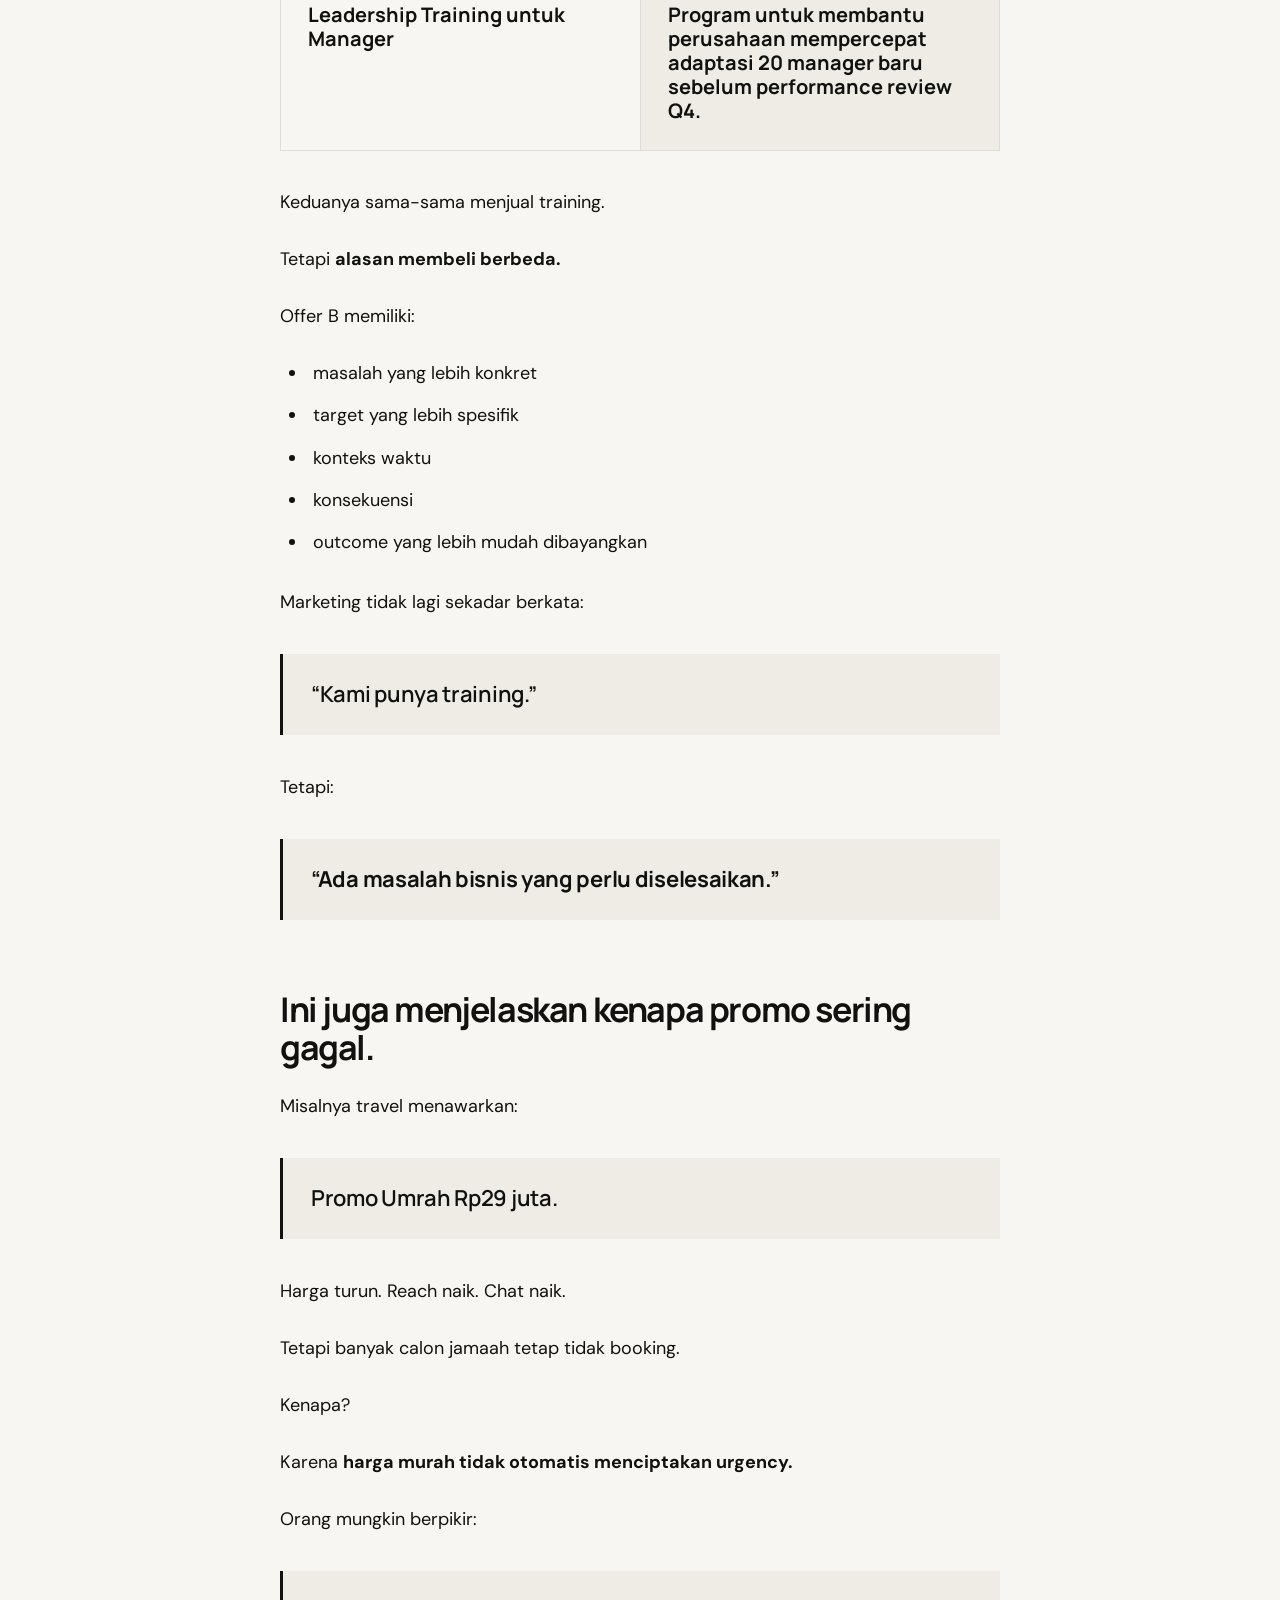
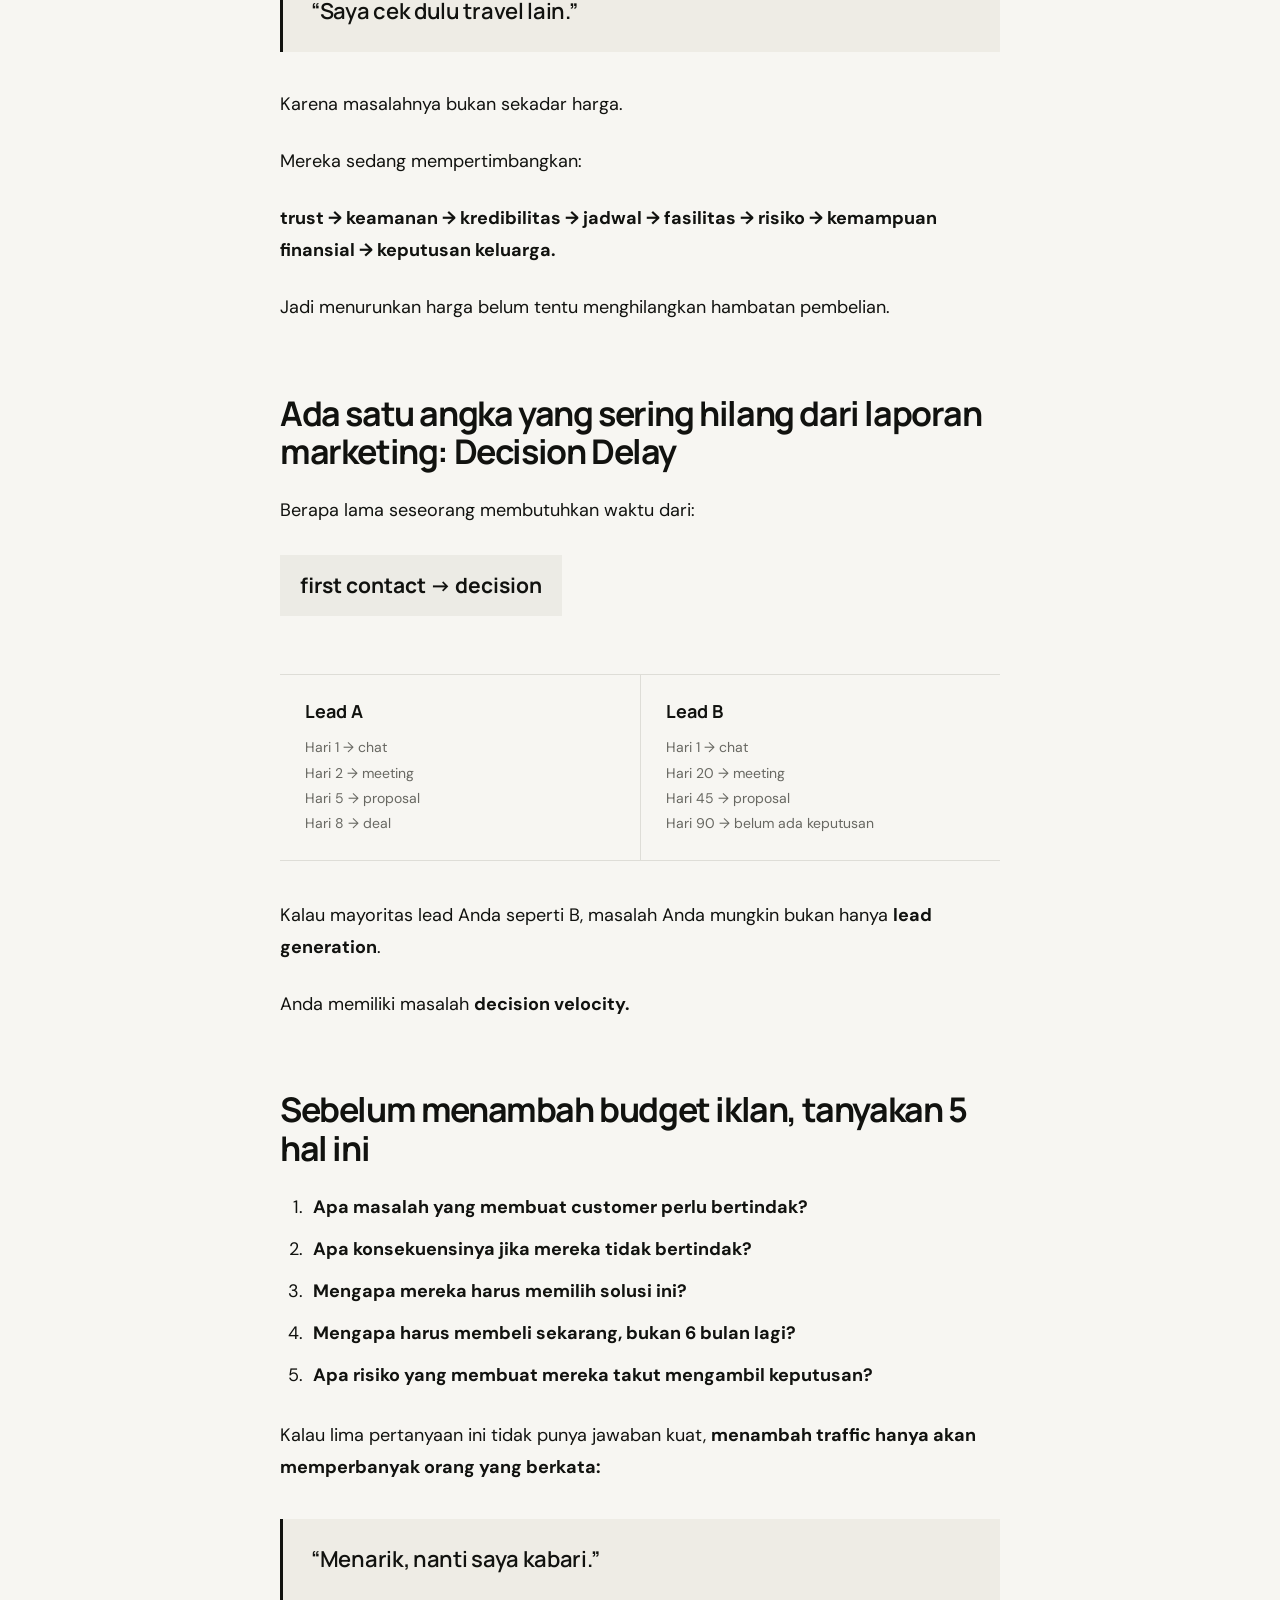
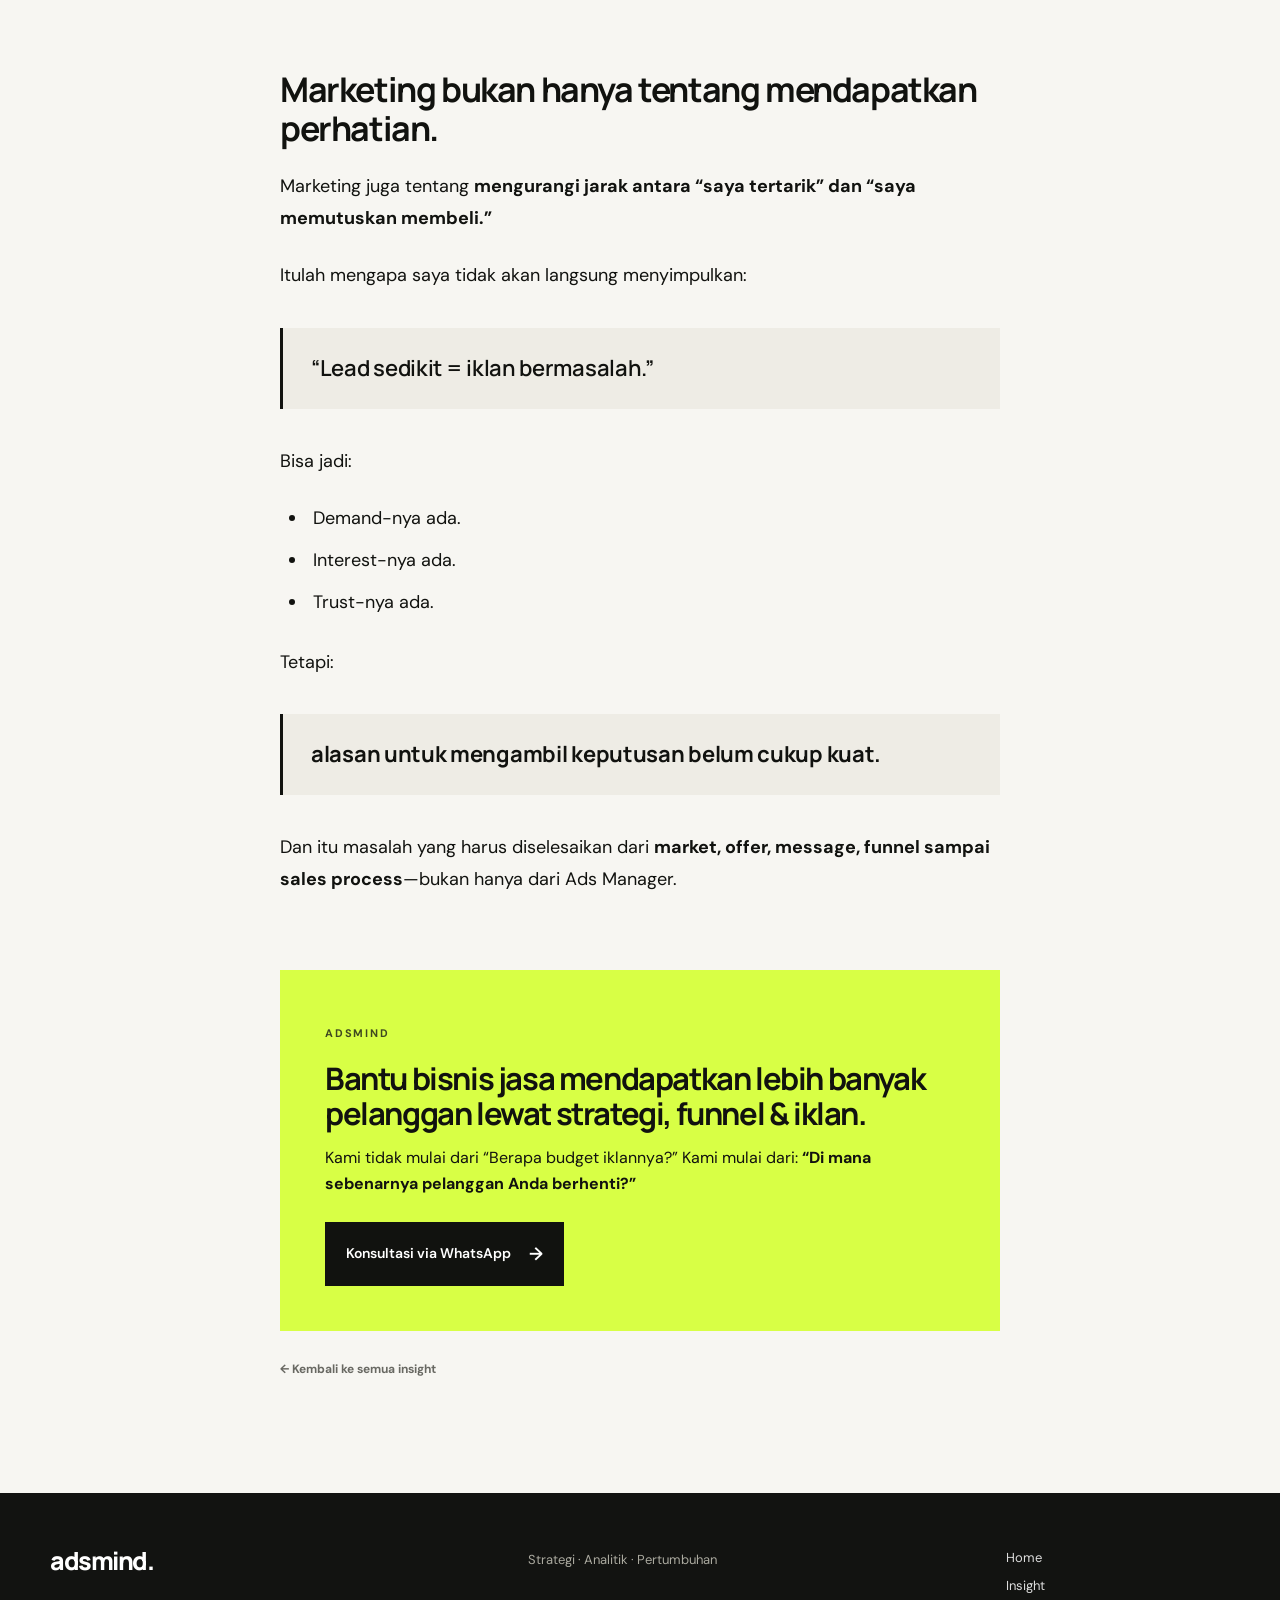
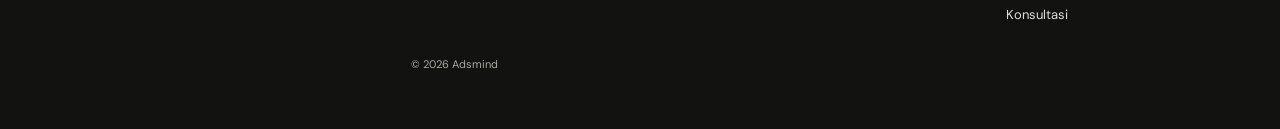
<file: insight/artikel/marketing-tidak-kekurangan-lead.html>
<!doctype html><html lang="id"><head><meta charset="utf-8"><meta name="viewport" content="width=device-width,initial-scale=1"><meta name="description" content="Marketing Anda mungkin tidak kekurangan lead. Anda mungkin kekurangan alasan bagi calon pelanggan untuk membeli sekarang."><title>Marketing Anda Mungkin Tidak Kekurangan Lead — Adsmind</title><link rel="stylesheet" href="../../styles.css"><link rel="stylesheet" href="../article.css"></head><body><header class="site-header"><a class="brand" href="../../">adsmind<span>.</span></a><button class="menu-toggle" aria-label="Buka menu" aria-expanded="false" aria-controls="main-nav">Menu</button><nav id="main-nav" aria-label="Navigasi utama"><a href="../../">Home</a><a class="active" href="../">Insight</a></nav><a class="button button-small header-cta" href="https://wa.me/6288973900993?text=Halo%20Adsmind%2C%20saya%20ingin%20konsultasi%20mengenai%20marketing%20bisnis%20saya." target="_blank" rel="noopener">Konsultasi</a></header><main><article class="article-page"><header class="article-header"><span class="article-category">Marketing · Conversion</span><h1>Marketing Anda Mungkin Tidak Kekurangan Lead. Anda Kekurangan Alasan untuk Membeli Sekarang.</h1><p class="article-dek">Lead bisa bertambah tanpa revenue ikut bergerak. Bisa jadi masalahnya bukan acquisition, tetapi alasan yang membuat customer merasa perlu mengambil keputusan sekarang.</p><div class="article-meta"><span>Adsmind</span><span class="dot"></span><span>31 Agustus 2026</span><span class="dot"></span><span>5 menit baca</span></div></header><div class="article-content"><p>Ada bisnis jasa yang setiap bulan mengeluh:</p><blockquote class="lead-quote">“Lead-nya sedikit.”</blockquote><p>Lalu budget iklan dinaikkan.</p><p>Lead bertambah.</p><p>Tapi revenue tetap tidak bergerak.</p><p>Ada juga yang lead-nya sebenarnya cukup. Orang bertanya, minta proposal, download katalog, datang ke webinar.</p><p>Tetapi sebagian besar berhenti di:</p><blockquote>“Nanti saya kabari.”</blockquote><p>Masalahnya mungkin bukan acquisition.</p><p><strong>Masalahnya adalah tidak ada alasan yang cukup kuat bagi calon pelanggan untuk mengambil keputusan sekarang.</strong></p><h2>Contoh sederhana</h2><p>Bayangkan sebuah perusahaan training menawarkan:</p><blockquote>Leadership Training untuk Manager</blockquote><p>Target market-nya jelas. Iklannya bagus. Landing page bagus. Trainer berpengalaman. Testimonial banyak.</p><p>Tetapi HR tetap berkata:</p><blockquote>“Menarik. Kami diskusikan dulu.”</blockquote><p>Kenapa?</p><p>Karena <strong>training leadership bukan masalah yang mendesak.</strong></p><p>HR bisa membelinya bulan ini. Bisa bulan depan. Bisa kuartal depan. Bisa tahun depan.</p><p>Tidak ada konsekuensi langsung jika tidak membeli hari ini.</p><h2>Di sinilah banyak marketer salah mendiagnosis.</h2><p>Mereka melihat:</p><p class="formula">Traffic ↓</p><p>lalu memperbaiki iklan.</p><p>Padahal yang perlu ditanyakan:</p><blockquote>“Apa yang membuat calon pelanggan merasa tidak apa-apa kalau tidak membeli?”</blockquote><p>Ini pertanyaan yang jarang masuk dashboard marketing.</p><h2>Coba bedakan dua offer</h2><div class="comparison"><div><span>OFFER A</span><h3>Leadership Training untuk Manager</h3></div><div><span>OFFER B</span><h3>Program untuk membantu perusahaan mempercepat adaptasi 20 manager baru sebelum performance review Q4.</h3></div></div><p>Keduanya sama-sama menjual training.</p><p>Tetapi <strong>alasan membeli berbeda.</strong></p><p>Offer B memiliki:</p><ul><li>masalah yang lebih konkret</li><li>target yang lebih spesifik</li><li>konteks waktu</li><li>konsekuensi</li><li>outcome yang lebih mudah dibayangkan</li></ul><p>Marketing tidak lagi sekadar berkata:</p><blockquote>“Kami punya training.”</blockquote><p>Tetapi:</p><blockquote><strong>“Ada masalah bisnis yang perlu diselesaikan.”</strong></blockquote><h2>Ini juga menjelaskan kenapa promo sering gagal.</h2><p>Misalnya travel menawarkan:</p><blockquote>Promo Umrah Rp29 juta.</blockquote><p>Harga turun. Reach naik. Chat naik.</p><p>Tetapi banyak calon jamaah tetap tidak booking.</p><p>Kenapa?</p><p>Karena <strong>harga murah tidak otomatis menciptakan urgency.</strong></p><p>Orang mungkin berpikir:</p><blockquote>“Saya cek dulu travel lain.”</blockquote><p>Karena masalahnya bukan sekadar harga.</p><p>Mereka sedang mempertimbangkan:</p><p><strong>trust → keamanan → kredibilitas → jadwal → fasilitas → risiko → kemampuan finansial → keputusan keluarga.</strong></p><p>Jadi menurunkan harga belum tentu menghilangkan hambatan pembelian.</p><h2>Ada satu angka yang sering hilang dari laporan marketing: Decision Delay</h2><p>Berapa lama seseorang membutuhkan waktu dari:</p><p class="formula">first contact → decision</p><div class="timeline"><div><strong>Lead A</strong><span>Hari 1 → chat<br>Hari 2 → meeting<br>Hari 5 → proposal<br>Hari 8 → deal</span></div><div><strong>Lead B</strong><span>Hari 1 → chat<br>Hari 20 → meeting<br>Hari 45 → proposal<br>Hari 90 → belum ada keputusan</span></div></div><p>Kalau mayoritas lead Anda seperti B, masalah Anda mungkin bukan hanya <strong>lead generation</strong>.</p><p>Anda memiliki masalah <strong>decision velocity.</strong></p><h2>Sebelum menambah budget iklan, tanyakan 5 hal ini</h2><ol><li><strong>Apa masalah yang membuat customer perlu bertindak?</strong></li><li><strong>Apa konsekuensinya jika mereka tidak bertindak?</strong></li><li><strong>Mengapa mereka harus memilih solusi ini?</strong></li><li><strong>Mengapa harus membeli sekarang, bukan 6 bulan lagi?</strong></li><li><strong>Apa risiko yang membuat mereka takut mengambil keputusan?</strong></li></ol><p>Kalau lima pertanyaan ini tidak punya jawaban kuat, <strong>menambah traffic hanya akan memperbanyak orang yang berkata:</strong></p><blockquote>“Menarik, nanti saya kabari.”</blockquote><h2>Marketing bukan hanya tentang mendapatkan perhatian.</h2><p>Marketing juga tentang <strong>mengurangi jarak antara “saya tertarik” dan “saya memutuskan membeli.”</strong></p><p>Itulah mengapa saya tidak akan langsung menyimpulkan:</p><blockquote>“Lead sedikit = iklan bermasalah.”</blockquote><p>Bisa jadi:</p><ul><li>Demand-nya ada.</li><li>Interest-nya ada.</li><li>Trust-nya ada.</li></ul><p>Tetapi:</p><blockquote><strong>alasan untuk mengambil keputusan belum cukup kuat.</strong></blockquote><p>Dan itu masalah yang harus diselesaikan dari <strong>market, offer, message, funnel sampai sales process</strong>—bukan hanya dari Ads Manager.</p><div class="article-cta"><span class="eyebrow">ADSMIND</span><h2>Bantu bisnis jasa mendapatkan lebih banyak pelanggan lewat strategi, funnel & iklan.</h2><p>Kami tidak mulai dari “Berapa budget iklannya?” Kami mulai dari: <strong>“Di mana sebenarnya pelanggan Anda berhenti?”</strong></p><a class="button" href="https://wa.me/6288973900993?text=Halo%20Adsmind%2C%20saya%20ingin%20konsultasi%20mengenai%20marketing%20bisnis%20saya." target="_blank" rel="noopener">Konsultasi via WhatsApp <span>→</span></a></div><a class="article-back" href="../">← Kembali ke semua insight</a></div></article></main><footer><div class="footer-brand">adsmind<span>.</span></div><p>Strategi · Analitik · Pertumbuhan</p><div class="footer-links"><a href="../../">Home</a><a href="../">Insight</a><a href="https://wa.me/6288973900993?text=Halo%20Adsmind%2C%20saya%20ingin%20konsultasi%20mengenai%20marketing%20bisnis%20saya." target="_blank" rel="noopener">Konsultasi</a></div><small>© 2026 Adsmind</small></footer><script>const t=document.querySelector('.menu-toggle'),n=document.querySelector('.site-header nav');t.addEventListener('click',()=>{const o=n.classList.toggle('open');t.setAttribute('aria-expanded',String(o));t.textContent=o?'Tutup':'Menu'});n.querySelectorAll('a').forEach(a=>a.addEventListener('click',()=>{n.classList.remove('open');t.setAttribute('aria-expanded','false');t.textContent='Menu'}));</script></body></html>
</file>
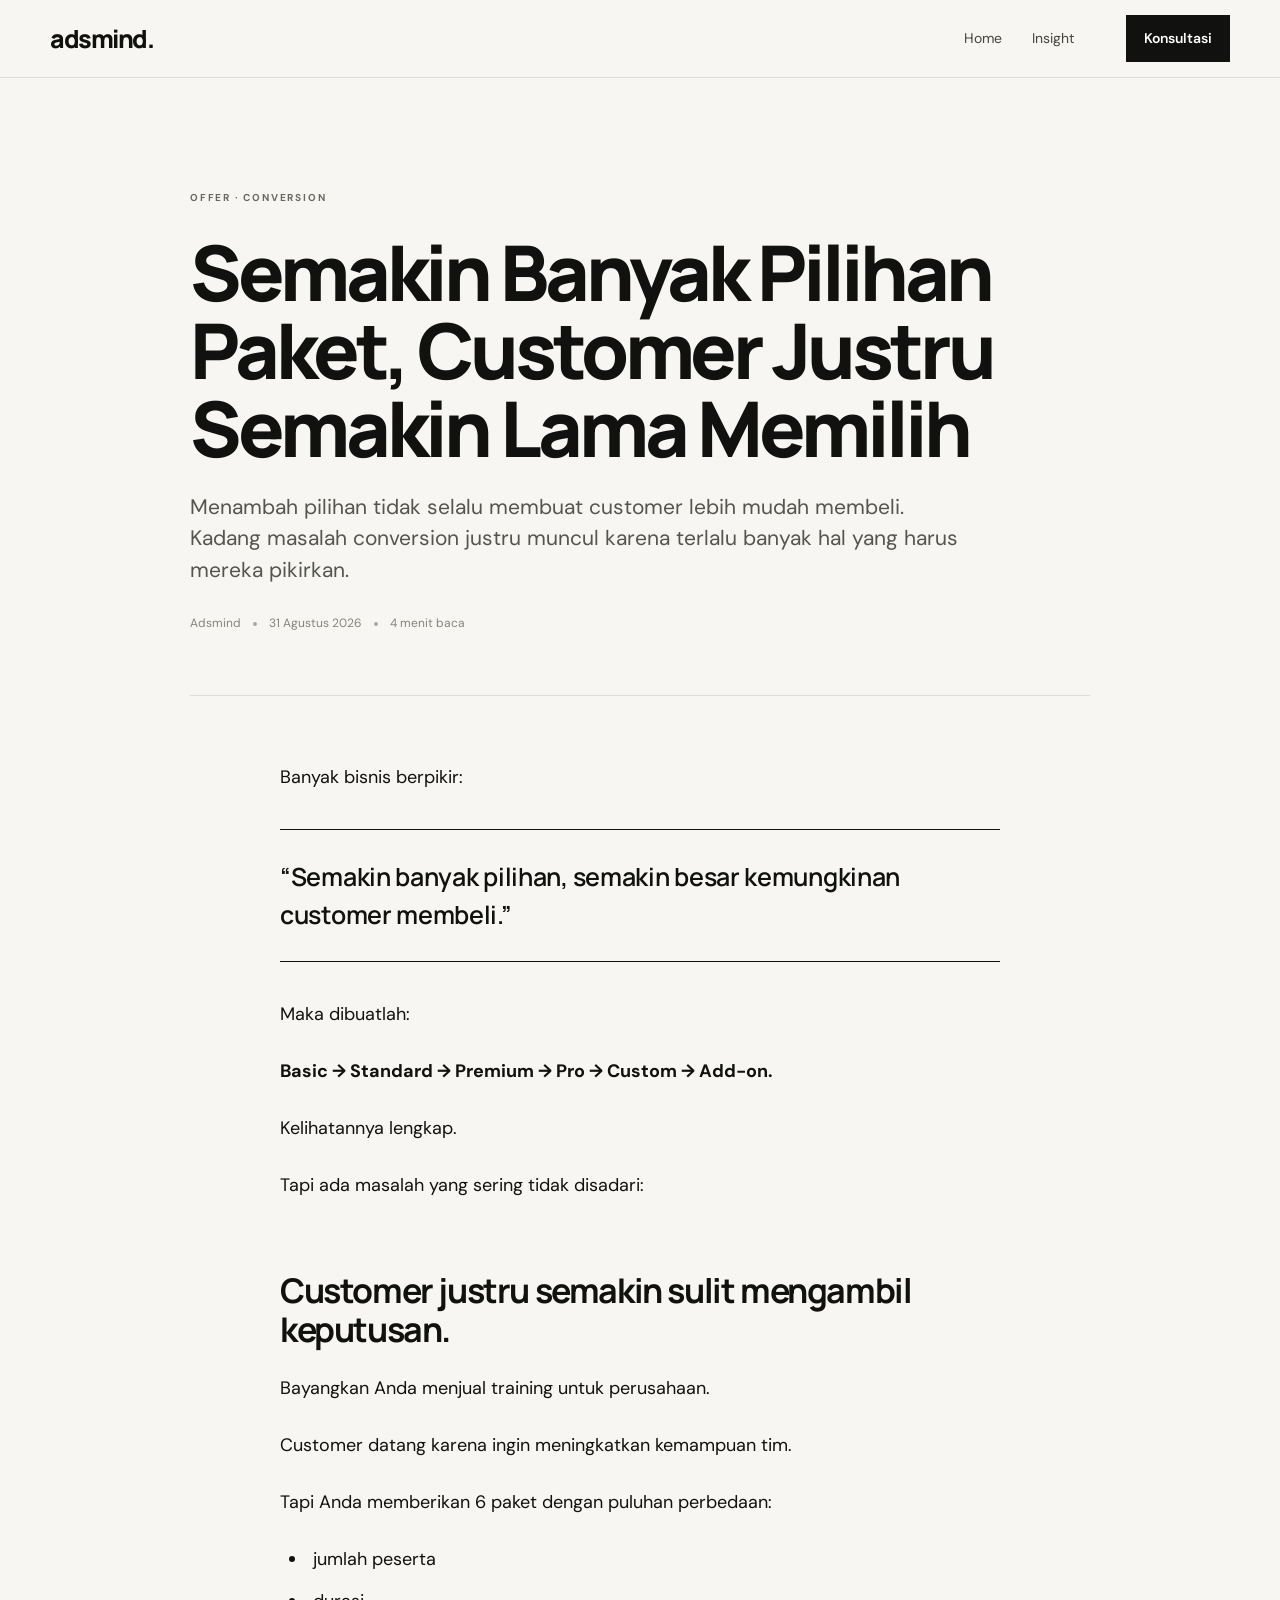
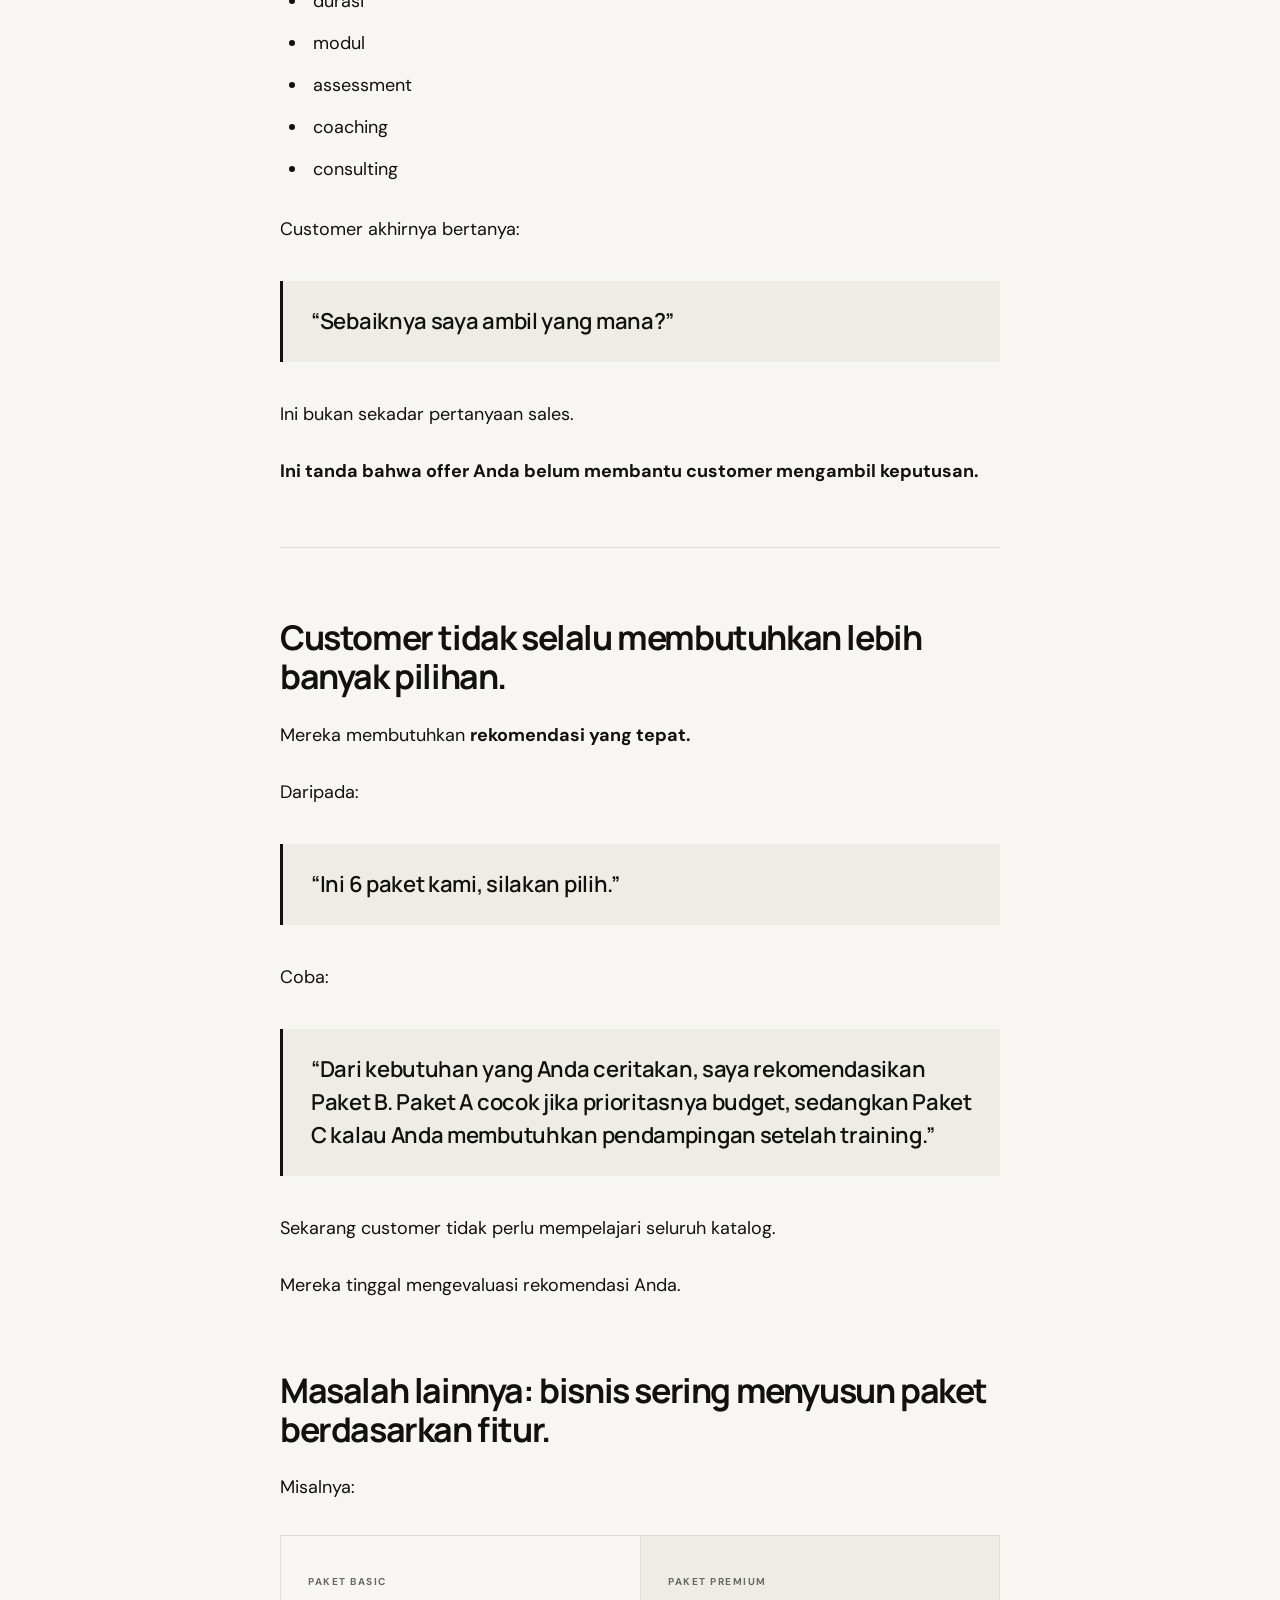
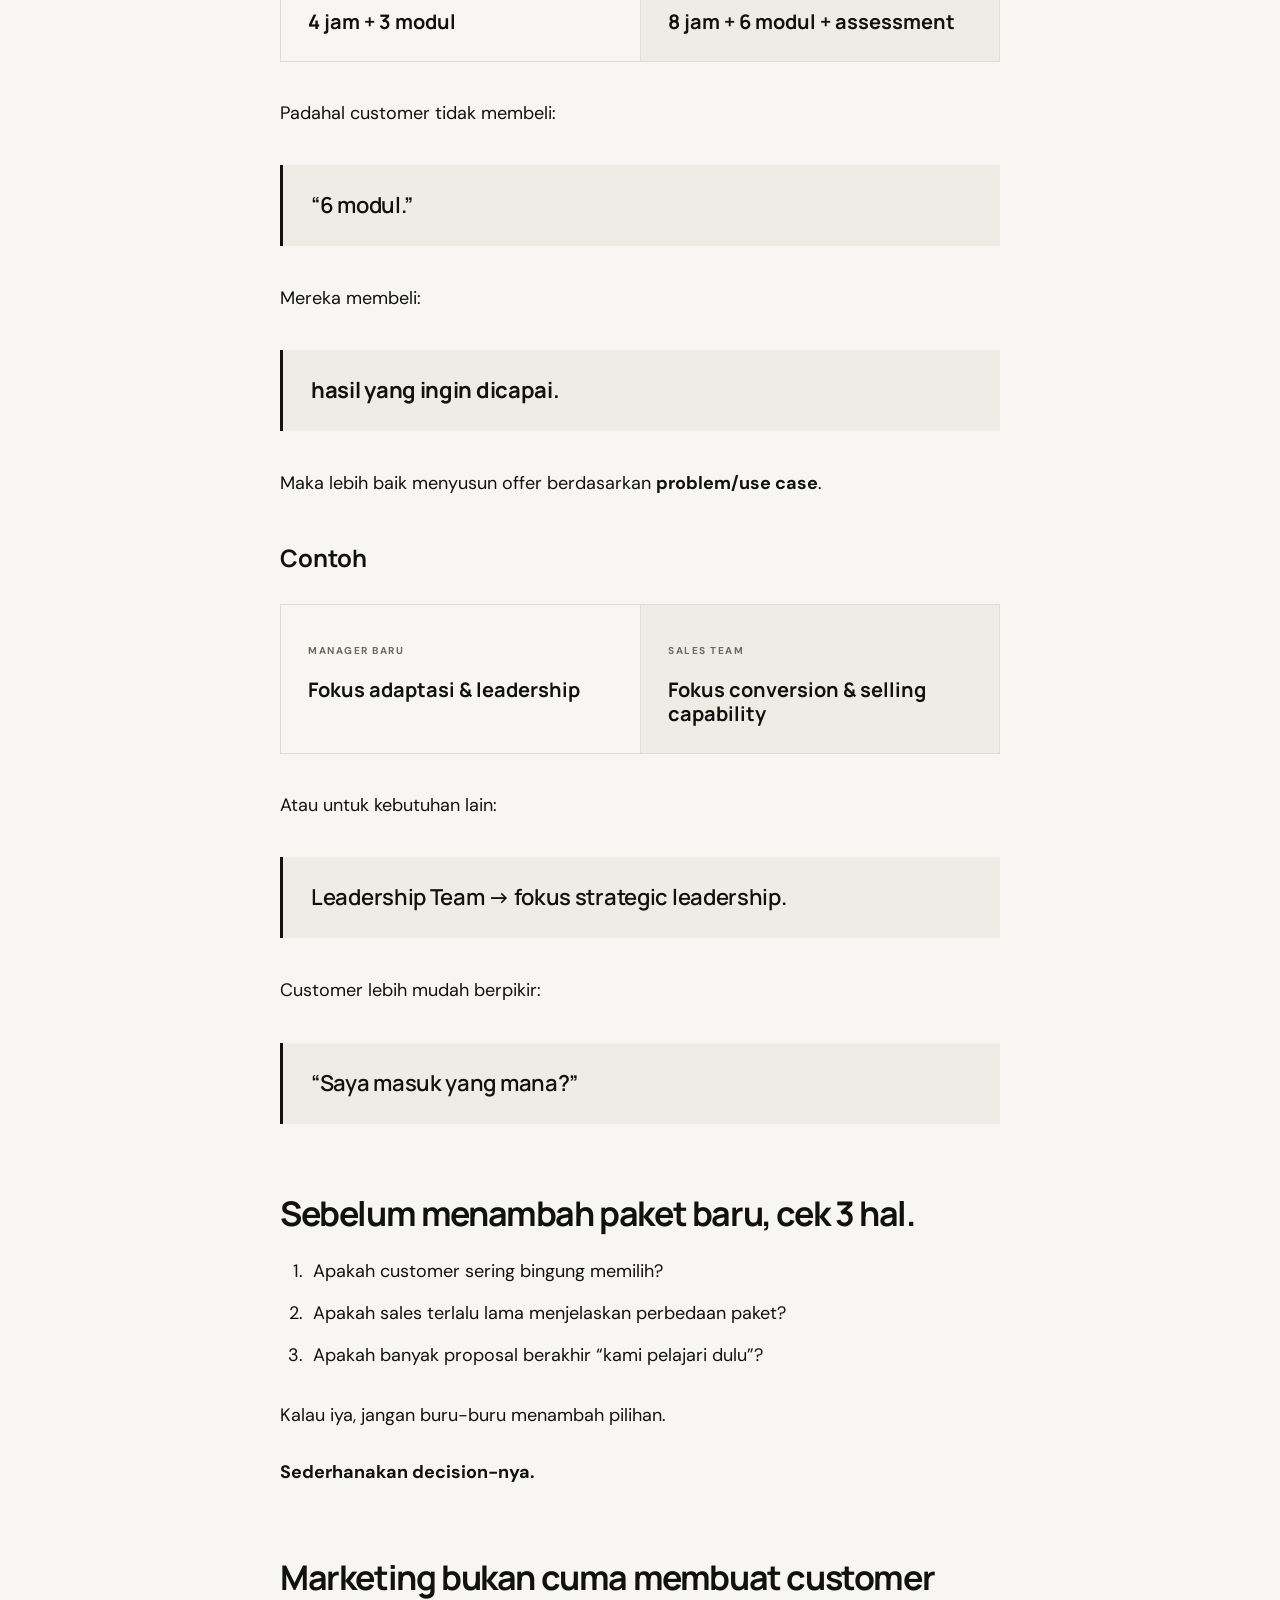
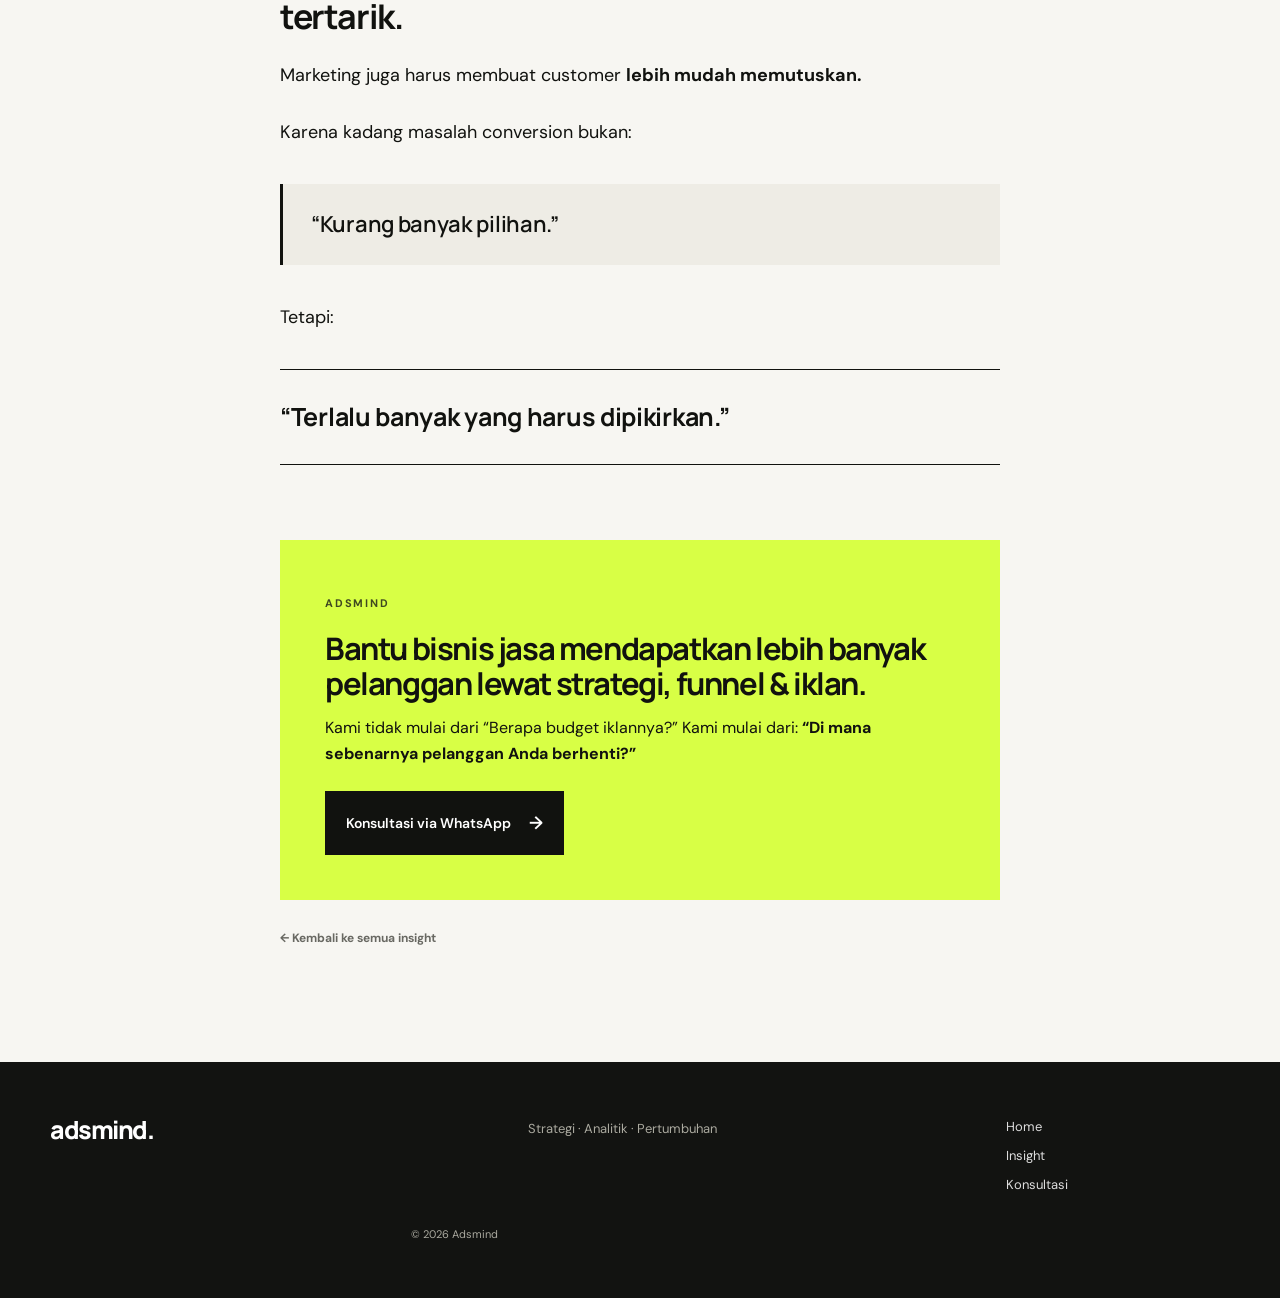
<file: insight/artikel/semakin-banyak-pilihan-paket.html>
<!doctype html><html lang="id"><head><meta charset="utf-8"><meta name="viewport" content="width=device-width,initial-scale=1"><meta name="description" content="Semakin banyak pilihan paket tidak selalu meningkatkan conversion. Customer justru bisa semakin lama mengambil keputusan."><title>Semakin Banyak Pilihan Paket, Customer Justru Semakin Lama Memilih — Adsmind</title><link rel="stylesheet" href="../../styles.css"><link rel="stylesheet" href="../article.css"></head><body><header class="site-header"><a class="brand" href="../../">adsmind<span>.</span></a><button class="menu-toggle" aria-label="Buka menu" aria-expanded="false" aria-controls="main-nav">Menu</button><nav id="main-nav" aria-label="Navigasi utama"><a href="../../">Home</a><a class="active" href="../">Insight</a></nav><a class="button button-small header-cta" href="https://wa.me/6288973900993?text=Halo%20Adsmind%2C%20saya%20ingin%20konsultasi%20mengenai%20marketing%20bisnis%20saya." target="_blank" rel="noopener">Konsultasi</a></header><main><article class="article-page"><header class="article-header"><span class="article-category">Offer · Conversion</span><h1>Semakin Banyak Pilihan Paket, Customer Justru Semakin Lama Memilih</h1><p class="article-dek">Menambah pilihan tidak selalu membuat customer lebih mudah membeli. Kadang masalah conversion justru muncul karena terlalu banyak hal yang harus mereka pikirkan.</p><div class="article-meta"><span>Adsmind</span><span class="dot"></span><span>31 Agustus 2026</span><span class="dot"></span><span>4 menit baca</span></div></header><div class="article-content"><p>Banyak bisnis berpikir:</p><blockquote class="lead-quote">“Semakin banyak pilihan, semakin besar kemungkinan customer membeli.”</blockquote><p>Maka dibuatlah:</p><p><strong>Basic → Standard → Premium → Pro → Custom → Add-on.</strong></p><p>Kelihatannya lengkap.</p><p>Tapi ada masalah yang sering tidak disadari:</p><h2>Customer justru semakin sulit mengambil keputusan.</h2><p>Bayangkan Anda menjual training untuk perusahaan.</p><p>Customer datang karena ingin meningkatkan kemampuan tim.</p><p>Tapi Anda memberikan 6 paket dengan puluhan perbedaan:</p><ul><li>jumlah peserta</li><li>durasi</li><li>modul</li><li>assessment</li><li>coaching</li><li>consulting</li></ul><p>Customer akhirnya bertanya:</p><blockquote>“Sebaiknya saya ambil yang mana?”</blockquote><p>Ini bukan sekadar pertanyaan sales.</p><p><strong>Ini tanda bahwa offer Anda belum membantu customer mengambil keputusan.</strong></p><hr><h2>Customer tidak selalu membutuhkan lebih banyak pilihan.</h2><p>Mereka membutuhkan <strong>rekomendasi yang tepat.</strong></p><p>Daripada:</p><blockquote>“Ini 6 paket kami, silakan pilih.”</blockquote><p>Coba:</p><blockquote>“Dari kebutuhan yang Anda ceritakan, saya rekomendasikan Paket B. Paket A cocok jika prioritasnya budget, sedangkan Paket C kalau Anda membutuhkan pendampingan setelah training.”</blockquote><p>Sekarang customer tidak perlu mempelajari seluruh katalog.</p><p>Mereka tinggal mengevaluasi rekomendasi Anda.</p><h2>Masalah lainnya: bisnis sering menyusun paket berdasarkan fitur.</h2><p>Misalnya:</p><div class="comparison"><div><span>PAKET BASIC</span><h3>4 jam + 3 modul</h3></div><div><span>PAKET PREMIUM</span><h3>8 jam + 6 modul + assessment</h3></div></div><p>Padahal customer tidak membeli:</p><blockquote>“6 modul.”</blockquote><p>Mereka membeli:</p><blockquote><strong>hasil yang ingin dicapai.</strong></blockquote><p>Maka lebih baik menyusun offer berdasarkan <strong>problem/use case</strong>.</p><h3>Contoh</h3><div class="comparison"><div><span>MANAGER BARU</span><h3>Fokus adaptasi & leadership</h3></div><div><span>SALES TEAM</span><h3>Fokus conversion & selling capability</h3></div></div><p>Atau untuk kebutuhan lain:</p><blockquote>Leadership Team → fokus strategic leadership.</blockquote><p>Customer lebih mudah berpikir:</p><blockquote>“Saya masuk yang mana?”</blockquote><h2>Sebelum menambah paket baru, cek 3 hal.</h2><ol><li>Apakah customer sering bingung memilih?</li><li>Apakah sales terlalu lama menjelaskan perbedaan paket?</li><li>Apakah banyak proposal berakhir “kami pelajari dulu”?</li></ol><p>Kalau iya, jangan buru-buru menambah pilihan.</p><p><strong>Sederhanakan decision-nya.</strong></p><h2>Marketing bukan cuma membuat customer tertarik.</h2><p>Marketing juga harus membuat customer <strong>lebih mudah memutuskan.</strong></p><p>Karena kadang masalah conversion bukan:</p><blockquote>“Kurang banyak pilihan.”</blockquote><p>Tetapi:</p><blockquote class="lead-quote"><strong>“Terlalu banyak yang harus dipikirkan.”</strong></blockquote><div class="article-cta"><span class="eyebrow">ADSMIND</span><h2>Bantu bisnis jasa mendapatkan lebih banyak pelanggan lewat strategi, funnel & iklan.</h2><p>Kami tidak mulai dari “Berapa budget iklannya?” Kami mulai dari: <strong>“Di mana sebenarnya pelanggan Anda berhenti?”</strong></p><a class="button" href="https://wa.me/6288973900993?text=Halo%20Adsmind%2C%20saya%20ingin%20konsultasi%20mengenai%20marketing%20bisnis%20saya." target="_blank" rel="noopener">Konsultasi via WhatsApp <span>→</span></a></div><a class="article-back" href="../">← Kembali ke semua insight</a></div></article></main><footer><div class="footer-brand">adsmind<span>.</span></div><p>Strategi · Analitik · Pertumbuhan</p><div class="footer-links"><a href="../../">Home</a><a href="../">Insight</a><a href="https://wa.me/6288973900993?text=Halo%20Adsmind%2C%20saya%20ingin%20konsultasi%20mengenai%20marketing%20bisnis%20saya." target="_blank" rel="noopener">Konsultasi</a></div><small>© 2026 Adsmind</small></footer><script>const t=document.querySelector('.menu-toggle'),n=document.querySelector('.site-header nav');t.addEventListener('click',()=>{const o=n.classList.toggle('open');t.setAttribute('aria-expanded',String(o));t.textContent=o?'Tutup':'Menu'});n.querySelectorAll('a').forEach(a=>a.addEventListener('click',()=>{n.classList.remove('open');t.setAttribute('aria-expanded','false');t.textContent='Menu'}));</script></body></html>
</file>
<file: styles.css>
@import url('https://fonts.googleapis.com/css2?family=DM+Sans:wght@400;500;600;700&family=Manrope:wght@500;600;700;800&display=swap');
:root{--bg:#f7f6f2;--paper:#fff;--ink:#11120f;--muted:#686862;--line:#deddd7;--dark:#121311;--dark-muted:#aaa99f;--accent:#d8ff45;--max:1180px}*{box-sizing:border-box}html{scroll-behavior:smooth}body{margin:0;background:var(--bg);color:var(--ink);font-family:'DM Sans',sans-serif;line-height:1.6}a{color:inherit;text-decoration:none}.site-header{height:78px;border-bottom:1px solid var(--line);display:flex;align-items:center;gap:42px;padding:0 max(24px,calc((100vw - var(--max))/2));position:sticky;top:0;background:rgba(247,246,242,.97);backdrop-filter:blur(14px);z-index:20}.brand,.footer-brand{font:800 25px/1 'Manrope',sans-serif;letter-spacing:-1.5px;margin-right:auto}.brand span,.footer-brand span{font-weight:800}.site-header nav{display:flex;align-items:center;gap:30px;font-size:14px;color:#45443f}.site-header nav a{padding:30px 0}.button{display:inline-flex;align-items:center;justify-content:center;gap:18px;background:var(--ink);color:#fff;border:1px solid var(--ink);padding:15px 20px;font-size:14px;font-weight:600;transition:.2s}.button:hover{background:transparent;color:var(--ink)}.button span{font-size:18px}.button-small{padding:11px 17px;margin-left:10px}.menu-toggle{display:none}.section{max-width:var(--max);margin:auto;padding:110px 24px}.hero{min-height:calc(100vh - 78px);display:flex;flex-direction:column;justify-content:center;align-items:flex-start}.eyebrow,.section-label{font-size:11px;font-weight:700;letter-spacing:1.8px;color:var(--muted)}.hero h1{font:800 clamp(52px,7vw,94px)/.96 'Manrope',sans-serif;letter-spacing:-5px;max-width:1050px;margin:26px 0 32px}.hero h1 em,.service-heading h2 em,.process-heading h2 em{font-style:normal;color:#6d6d67}.hero-copy{font-size:20px;line-height:1.5;max-width:720px;color:#4e4d47;margin:0}.actions{display:flex;align-items:center;gap:28px;margin-top:40px}.text-link{font-size:14px;font-weight:600}.hero-note{margin-top:70px;font-size:12px;color:var(--muted);display:flex;align-items:center;gap:10px}.hero-note span{display:block;width:7px;height:7px;border-radius:50%;background:var(--ink)}.service-section{border-top:1px solid var(--line)}.service-heading,.process-heading{display:grid;grid-template-columns:1fr 1fr;gap:90px;margin:30px 0 65px}.service-heading h2,.process-heading h2{font:700 clamp(40px,4.7vw,64px)/1.02 'Manrope',sans-serif;letter-spacing:-3px;margin:0}.service-heading p,.process-heading p{font-size:18px;color:var(--muted);max-width:520px;margin:5px 0}.service-cards{display:grid;grid-template-columns:repeat(2,1fr);gap:14px}.service-cards article{background:var(--paper);border:1px solid var(--line);padding:32px;min-height:300px;display:flex;flex-direction:column;border-radius:2px;transition:transform .2s,box-shadow .2s}.service-cards article:hover{transform:translateY(-3px);box-shadow:0 12px 30px rgba(17,18,15,.06)}.service-cards article:last-child{grid-column:1/-1;min-height:235px}.card-top{display:flex;justify-content:space-between;color:#85857e;font-size:10px;font-weight:700;letter-spacing:1.5px}.service-cards h3{font:700 27px/1.15 'Manrope',sans-serif;letter-spacing:-1px;margin:42px 0 16px}.service-cards p{font-size:14px;color:var(--muted);max-width:570px;margin:0}.service-cards strong{font-size:13px;margin-top:auto;padding-top:25px}.diagnosis-section{border-top:1px solid var(--line);background:#eeece5}.diagnosis-visual{margin-top:36px}.flow{display:flex;align-items:center;gap:16px;flex-wrap:wrap;font:700 clamp(17px,2vw,24px)/1.2 'Manrope',sans-serif;letter-spacing:-.5px}.flow i{font-style:normal;color:#8a8982;font-weight:500}.flow b{font:700 14px/1 'DM Sans',sans-serif;background:var(--ink);color:#fff;padding:10px 12px;border-radius:999px}.flow-after{padding-top:24px;border-top:1px solid #d4d2ca}.flow-after b{background:transparent;color:var(--ink);padding:0;border-radius:0;font:700 clamp(17px,2vw,24px)/1.2 'Manrope',sans-serif}.flow-after strong{font:800 clamp(20px,2vw,27px)/1.2 'Manrope',sans-serif}.flow-caption{font-size:13px;color:var(--muted);margin:18px 0 24px}.process-section{border-bottom:1px solid var(--line)}.process-heading{margin-bottom:50px}.process-flow{display:grid;grid-template-columns:repeat(4,1fr);border-top:1px solid var(--line);border-bottom:1px solid var(--line)}.process-flow>div{display:flex;flex-direction:column;gap:5px;padding:32px 24px 32px 0}.process-flow>div+div{border-left:1px solid var(--line);padding-left:24px}.process-flow b{font-size:10px;color:var(--muted)}.process-flow strong{font:700 19px 'Manrope',sans-serif;letter-spacing:-.5px}.process-flow span{font-size:13px;color:var(--muted)}.principle-section{border-bottom:1px solid var(--line)}.principles{display:grid;grid-template-columns:repeat(4,1fr);border-top:1px solid var(--line)}.principles>div{padding:28px 20px 30px 0;min-height:160px}.principles>div+div{border-left:1px solid var(--line);padding-left:20px}.principles b{font-size:10px;color:var(--muted)}.principles h3{font:600 20px/1.2 'Manrope',sans-serif;margin:18px 0}.cta-section{padding-top:70px;padding-bottom:110px}.cta-card{background:var(--accent);padding:75px max(30px,7vw);text-align:center}.cta-card h2{font:800 clamp(40px,5vw,68px)/1 'Manrope',sans-serif;letter-spacing:-3px;max-width:820px;margin:25px auto 18px}.cta-card p{max-width:570px;margin:0 auto 30px;color:#454a2e}.cta-card .button{background:var(--ink);color:#fff}.cta-card .button:hover{background:transparent;color:var(--ink)}footer{background:var(--dark);color:#fff;padding:55px max(24px,calc((100vw - var(--max))/2));display:grid;grid-template-columns:2fr 2fr 1fr;gap:30px;align-items:start}footer p{margin:2px 0;color:var(--dark-muted);font-size:13px}.footer-links{display:flex;flex-direction:column;gap:8px;font-size:13px;color:#ddd}footer small{color:var(--dark-muted);font-size:11px;text-align:right;align-self:end}
/* Insight */.content-hero{padding-top:100px;padding-bottom:85px;border-bottom:1px solid var(--line)}.content-hero h1{font:800 clamp(58px,8vw,105px)/.92 'Manrope',sans-serif;letter-spacing:-5px;margin:22px 0 24px}.article-list{padding-top:0}.article-list article{display:grid;grid-template-columns:150px minmax(0,1fr) 270px;gap:42px;padding:48px 0;border-bottom:1px solid var(--line);align-items:start}.article-list article>span{font-size:10px;font-weight:700;letter-spacing:1.6px;color:var(--muted);padding-top:8px}.article-list h2{font:700 clamp(29px,3.1vw,44px)/1.07 'Manrope',sans-serif;letter-spacing:-1.7px;margin:0}.article-list p{font-size:15px;line-height:1.5;color:var(--muted);margin:4px 0 18px;display:-webkit-box;-webkit-line-clamp:2;-webkit-box-orient:vertical;overflow:hidden}.article-list article>a{font-size:13px;font-weight:700}
/* Editorial */.article-page{max-width:100%;padding:0 24px 110px}.article-header{max-width:900px;margin:0 auto;padding:105px 0 62px;border-bottom:1px solid var(--line)}.article-category{font-size:10px;letter-spacing:1.8px;font-weight:700;color:var(--muted);text-transform:uppercase}.article-header h1{font:800 clamp(46px,6vw,78px)/1.02 'Manrope',sans-serif;letter-spacing:-4px;margin:24px 0}.article-dek{font-size:21px;line-height:1.5;color:#55554f;max-width:780px;margin:0}.article-meta{display:flex;gap:12px;align-items:center;margin-top:28px;color:#85857e;font-size:12px}.article-meta .dot{width:4px;height:4px;background:#aaa99f;border-radius:50%}.article-content{max-width:720px;margin:65px auto 0;font-size:18px;line-height:1.78}.article-content p{margin:0 0 25px}.article-content h2{font:700 34px/1.14 'Manrope',sans-serif;letter-spacing:-1.4px;margin:70px 0 23px}.article-content h3{font:700 24px/1.2 'Manrope',sans-serif;margin:45px 0 15px}.article-content ul,.article-content ol{padding-left:28px;margin:0 0 28px}.article-content li{padding-left:5px;margin:10px 0}.article-content blockquote{margin:36px 0;padding:24px 28px;border-left:3px solid var(--ink);background:#eeece5;font:600 22px/1.5 'Manrope',sans-serif}.article-content .lead-quote{background:transparent;border-left:0;border-top:1px solid var(--ink);border-bottom:1px solid var(--ink);padding:28px 0;font-size:25px}.article-content .formula{font:700 21px/1.3 'Manrope',sans-serif;padding:17px 20px;background:#ecebe5;display:inline-block;margin:4px 0 28px}.comparison{display:grid;grid-template-columns:1fr 1fr;border:1px solid var(--line);margin:32px 0 35px}.comparison>div{padding:27px}.comparison>div+div{border-left:1px solid var(--line);background:#eeece5}.comparison span{font-size:10px;letter-spacing:1.5px;font-weight:700;color:var(--muted)}.comparison h3{font-size:20px;margin:14px 0 0}.timeline{display:grid;grid-template-columns:1fr 1fr;border-top:1px solid var(--line);border-bottom:1px solid var(--line);margin:30px 0 38px}.timeline>div{padding:24px 25px}.timeline>div+div{border-left:1px solid var(--line)}.timeline strong{display:block;font:700 18px 'Manrope',sans-serif;margin-bottom:12px}.timeline span{display:block;font-size:14px;line-height:1.8;color:var(--muted)}.article-content hr{border:0;border-top:1px solid var(--line);margin:60px 0}.article-cta{margin-top:75px;padding:45px;background:var(--accent)}.article-cta h2{font-size:31px;margin:14px 0}.article-cta p{font-size:16px;line-height:1.6;margin-bottom:25px}.article-cta .button{background:var(--ink);color:#fff}.article-back{display:inline-flex;font-size:12px;font-weight:700;margin-top:28px;color:var(--muted)}
/* Mobile: compact, stable and touch-friendly */
@media(max-width:800px){body{overflow-x:hidden}.site-header{height:64px;padding:0 14px;gap:8px}.brand{font-size:22px}.site-header nav{position:absolute;left:12px;right:12px;top:72px;background:var(--paper);border:1px solid var(--line);border-radius:12px;display:none!important;flex-direction:column;align-items:stretch;gap:0;padding:6px 16px;box-shadow:0 14px 35px rgba(16,16,15,.12)}.site-header nav.open{display:flex!important}.site-header nav a{padding:14px 2px;font-size:16px;border-bottom:1px solid var(--line)}.site-header nav a:last-child{border-bottom:0}.menu-toggle{display:block;border:1px solid var(--line);border-radius:8px;background:var(--paper);color:var(--ink);font:700 12px 'DM Sans',sans-serif;padding:9px 10px;cursor:pointer}.header-cta{padding:9px 11px;margin-left:0;font-size:12px;white-space:nowrap}.section{padding:58px 16px}.hero{min-height:calc(100svh - 64px);padding-top:46px;padding-bottom:54px}.eyebrow{font-size:9px;letter-spacing:1.3px}.hero h1{font-size:clamp(38px,11vw,49px);line-height:.99;letter-spacing:-2.4px;margin:17px 0 20px}.hero-copy{font-size:15px;line-height:1.5}.actions{width:100%;display:flex;flex-direction:column;align-items:stretch;gap:10px;margin-top:27px}.actions .button{width:100%;padding:14px 16px;min-height:48px}.text-link{text-align:center;font-size:12px;padding:5px}.hero-note{margin-top:35px;font-size:10px;line-height:1.4;align-items:flex-start}.hero-note span{flex:0 0 7px;margin-top:4px}.section-label{font-size:9px;letter-spacing:1.4px}.service-heading,.process-heading{grid-template-columns:1fr;gap:15px;margin:17px 0 30px}.service-heading h2,.process-heading h2{font-size:35px;line-height:1.02;letter-spacing:-1.8px}.service-heading p,.process-heading p{font-size:14px;line-height:1.5;margin:0}.service-cards{grid-template-columns:1fr;gap:9px}.service-cards article,.service-cards article:last-child{grid-column:auto;min-height:0;padding:20px;border-radius:11px}.card-top{font-size:8px}.service-cards h3{font-size:20px;line-height:1.16;letter-spacing:-.55px;margin:25px 0 10px}.service-cards p{font-size:13px;line-height:1.48}.service-cards strong{font-size:11px;padding-top:17px;margin-top:6px}.diagnosis-section{padding-top:46px;padding-bottom:50px}.diagnosis-visual{margin-top:28px}.flow{gap:9px 10px;font-size:16px;line-height:1.25}.flow i{font-size:14px}.flow b{font-size:11px;padding:8px 10px}.flow-caption{font-size:12px;line-height:1.45;margin:15px 0 18px}.flow-after{padding-top:18px;gap:9px 10px}.flow-after b{font-size:16px}.flow-after strong{font-size:19px}.process-flow{grid-template-columns:1fr;border-top:1px solid var(--line);border-bottom:0}.process-flow>div,.process-flow>div+div{padding:18px 0;border-bottom:1px solid var(--line);border-left:0;display:grid;grid-template-columns:38px 1fr;grid-template-rows:auto auto;column-gap:10px}.process-flow b{grid-row:1/3;padding-top:2px}.process-flow strong{font-size:16px}.process-flow span{font-size:12px}.principle-section{padding-top:50px}.principles{grid-template-columns:1fr 1fr}.principles>div,.principles>div+div{padding:19px 12px 20px 0;min-height:116px;border-left:0}.principles>div:nth-child(even){border-left:1px solid var(--line);padding-left:12px}.principles h3{font-size:16px;margin:11px 0;line-height:1.16}.cta-section{padding-top:42px;padding-bottom:60px}.cta-card{padding:39px 17px;border-radius:12px}.cta-card h2{font-size:35px;letter-spacing:-1.8px;line-height:1.03}.cta-card p{font-size:13px;line-height:1.48}.cta-card .button{width:100%;min-height:48px}footer{grid-template-columns:1fr;gap:18px;padding:34px 16px}footer p{margin:0;font-size:12px}.footer-links{display:grid;grid-template-columns:1fr 1fr;gap:8px;font-size:12px}footer small{text-align:left}.content-hero{padding-top:52px;padding-bottom:42px}.content-hero h1{font-size:50px;letter-spacing:-3px}.article-list article{grid-template-columns:1fr;gap:7px;padding:29px 0}.article-list article>span{padding-top:0}.article-list h2{font-size:27px;line-height:1.08}.article-list p{font-size:13px;line-height:1.5;margin:1px 0 8px}.article-list article>a{font-size:12px}.article-page{padding:0 16px 70px}.article-header{padding:70px 0 44px}.article-header h1{font-size:43px;letter-spacing:-2.8px}.article-dek{font-size:17px}.article-content{margin-top:45px;font-size:16px;line-height:1.7}.article-content h2{font-size:29px;margin-top:50px}.article-content h3{font-size:21px}.article-content blockquote{font-size:18px;padding:18px 20px}.comparison,.timeline{grid-template-columns:1fr}.comparison>div+div,.timeline>div+div{border-left:0;border-top:1px solid var(--line)}.article-cta{margin-top:50px;padding:30px 22px}}
@media(max-width:360px){.site-header{padding:0 12px}.brand{font-size:21px}.menu-toggle{padding:8px 9px}.header-cta{font-size:11px;padding:8px 9px}.hero h1{font-size:36px}.section{padding-left:14px;padding-right:14px}.service-cards h3{font-size:19px}.flow{font-size:14px;gap:8px}.flow b{font-size:10px}}
</file>
<file: insight/article.css>
/* Adsmind editorial article layout */
.article-page{max-width:100%;padding:0 24px 110px}.article-header{max-width:900px;margin:0 auto;padding:105px 0 62px;border-bottom:1px solid var(--line)}.article-category{display:inline-block;font-size:10px;line-height:1;letter-spacing:1.8px;font-weight:700;color:var(--muted);text-transform:uppercase}.article-header h1{font:800 clamp(46px,6vw,78px)/1.02 'Manrope',sans-serif;letter-spacing:-4px;margin:24px 0}.article-dek{font-size:21px;line-height:1.5;color:#55554f;max-width:780px;margin:0}.article-meta{display:flex;gap:12px;align-items:center;margin-top:28px;color:#85857e;font-size:12px}.article-meta .dot{width:4px;height:4px;background:#aaa99f;border-radius:50%}.article-content{max-width:720px;margin:65px auto 0;font-size:18px;line-height:1.78}.article-content p{margin:0 0 25px}.article-content h2{font:700 34px/1.14 'Manrope',sans-serif;letter-spacing:-1.4px;margin:70px 0 23px}.article-content h3{font:700 24px/1.2 'Manrope',sans-serif;margin:45px 0 15px}.article-content ul,.article-content ol{padding-left:28px;margin:0 0 28px}.article-content li{padding-left:5px;margin:10px 0}.article-content blockquote{margin:36px 0;padding:24px 28px;border-left:3px solid var(--ink);background:#eeece5;font:600 22px/1.5 'Manrope',sans-serif;letter-spacing:-.3px}.article-content .lead-quote{background:transparent;border-left:0;border-top:1px solid var(--ink);border-bottom:1px solid var(--ink);padding:28px 0;font-size:25px}.article-content .formula{font:700 21px/1.3 'Manrope',sans-serif;padding:17px 20px;background:#ecebe5;display:inline-block;margin:4px 0 28px}.comparison{display:grid;grid-template-columns:1fr 1fr;border:1px solid var(--line);margin:32px 0 35px}.comparison>div{padding:27px}.comparison>div+div{border-left:1px solid var(--line);background:#eeece5}.comparison span{font-size:10px;letter-spacing:1.5px;font-weight:700;color:var(--muted)}.comparison h3{font-size:20px;margin:14px 0 0}.timeline{display:grid;grid-template-columns:1fr 1fr;border-top:1px solid var(--line);border-bottom:1px solid var(--line);margin:30px 0 38px}.timeline>div{padding:24px 25px}.timeline>div+div{border-left:1px solid var(--line)}.timeline strong{display:block;font:700 18px 'Manrope',sans-serif;margin-bottom:12px}.timeline span{display:block;font-size:14px;line-height:1.8;color:var(--muted)}.article-content hr{border:0;border-top:1px solid var(--line);margin:60px 0}.article-cta{margin-top:75px;padding:45px;background:var(--accent)}.article-cta .eyebrow{color:#3f4920}.article-cta h2{font-size:31px;margin:14px 0}.article-cta p{font-size:16px;line-height:1.6;margin-bottom:25px}.article-cta .button{background:var(--ink);color:#fff}.article-back{display:inline-flex;font-size:12px;font-weight:700;margin-top:28px;color:var(--muted)}
@media(max-width:800px){.article-page{padding:0 20px 80px}.article-header{padding:65px 0 40px}.article-header h1{font-size:45px;letter-spacing:-2.8px}.article-dek{font-size:18px}.article-content{margin-top:42px;font-size:17px;line-height:1.72}.article-content h2{font-size:29px;letter-spacing:-1px;margin-top:52px}.article-content blockquote{font-size:19px;padding:20px;margin:28px 0}.article-content .lead-quote{font-size:22px;padding:22px 0}.comparison,.timeline{grid-template-columns:1fr}.comparison>div+div,.timeline>div+div{border-left:0;border-top:1px solid var(--line)}.comparison>div,.timeline>div{padding:22px}.article-cta{padding:30px 24px;margin-top:55px}.article-cta h2{font-size:27px}}
@media(max-width:520px){.article-header h1{font-size:39px}.article-content h2{font-size:27px}.article-content{font-size:16.5px}}
</file>
